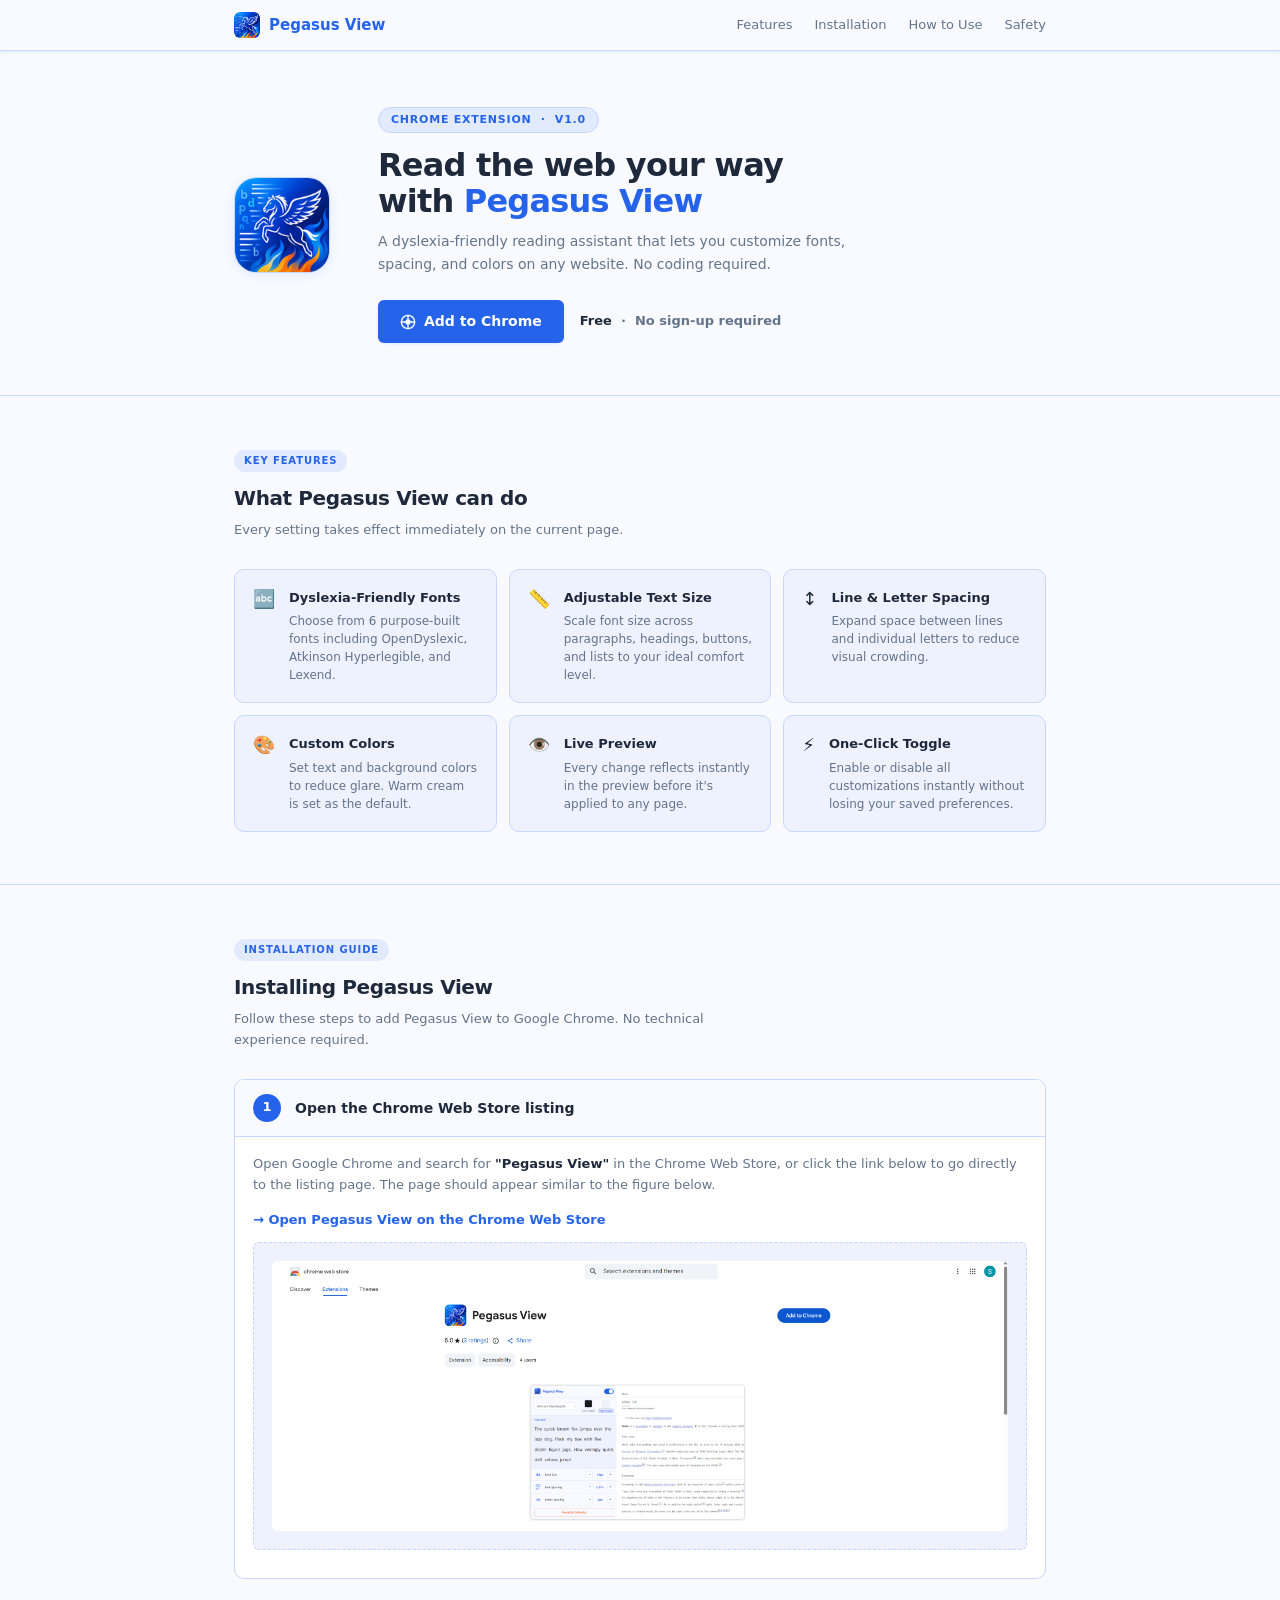
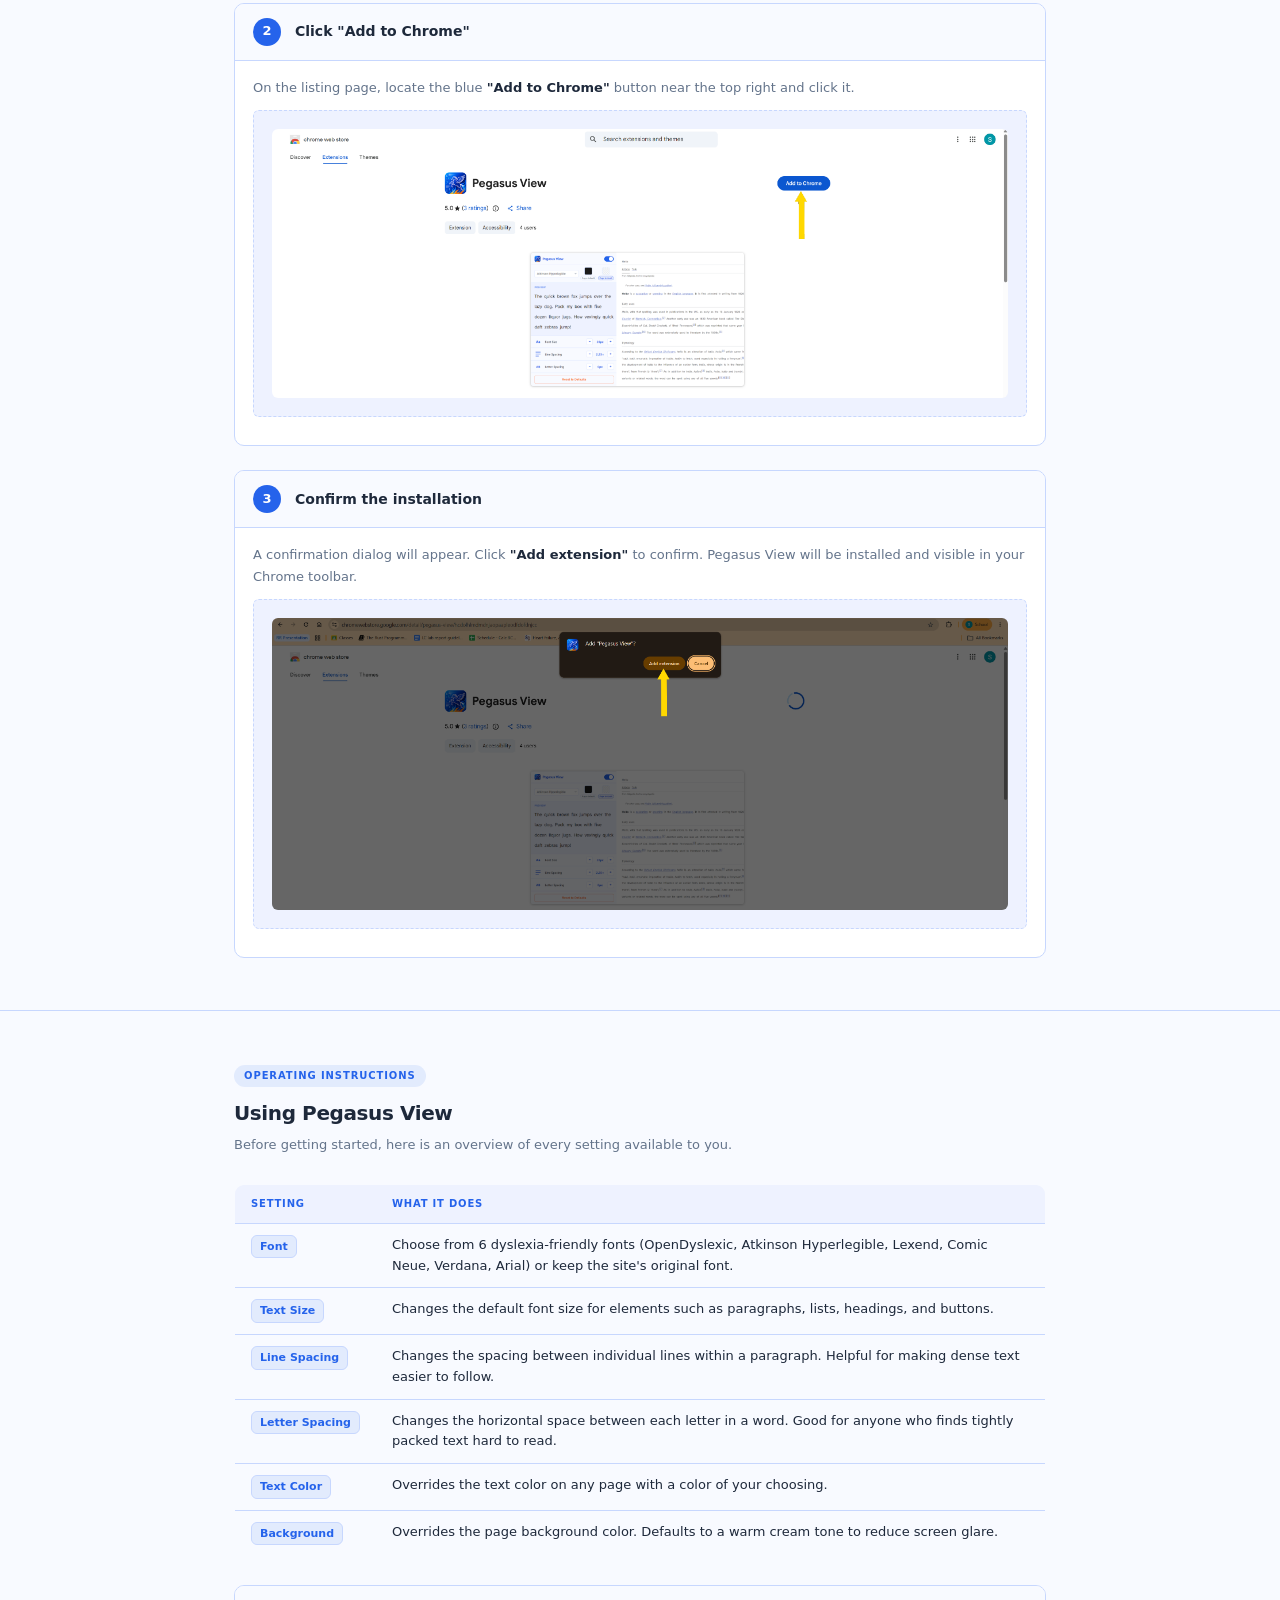
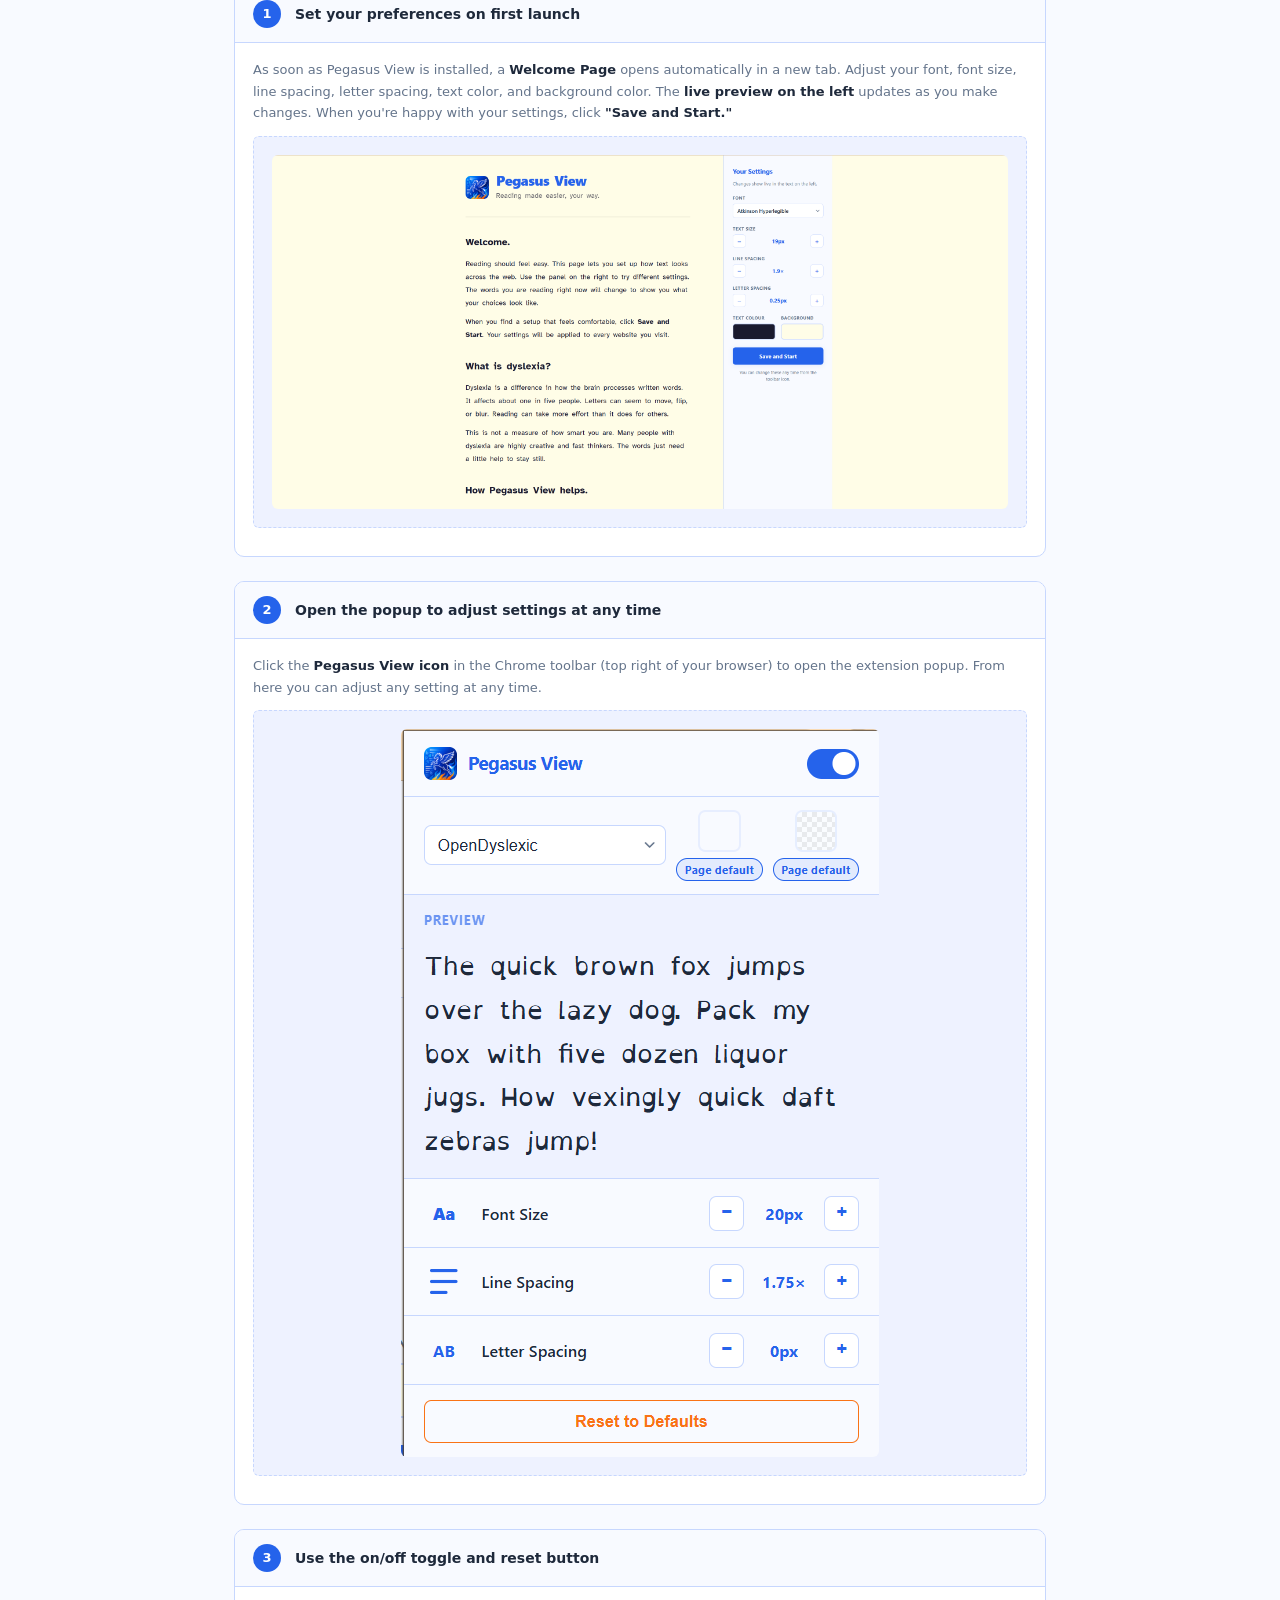
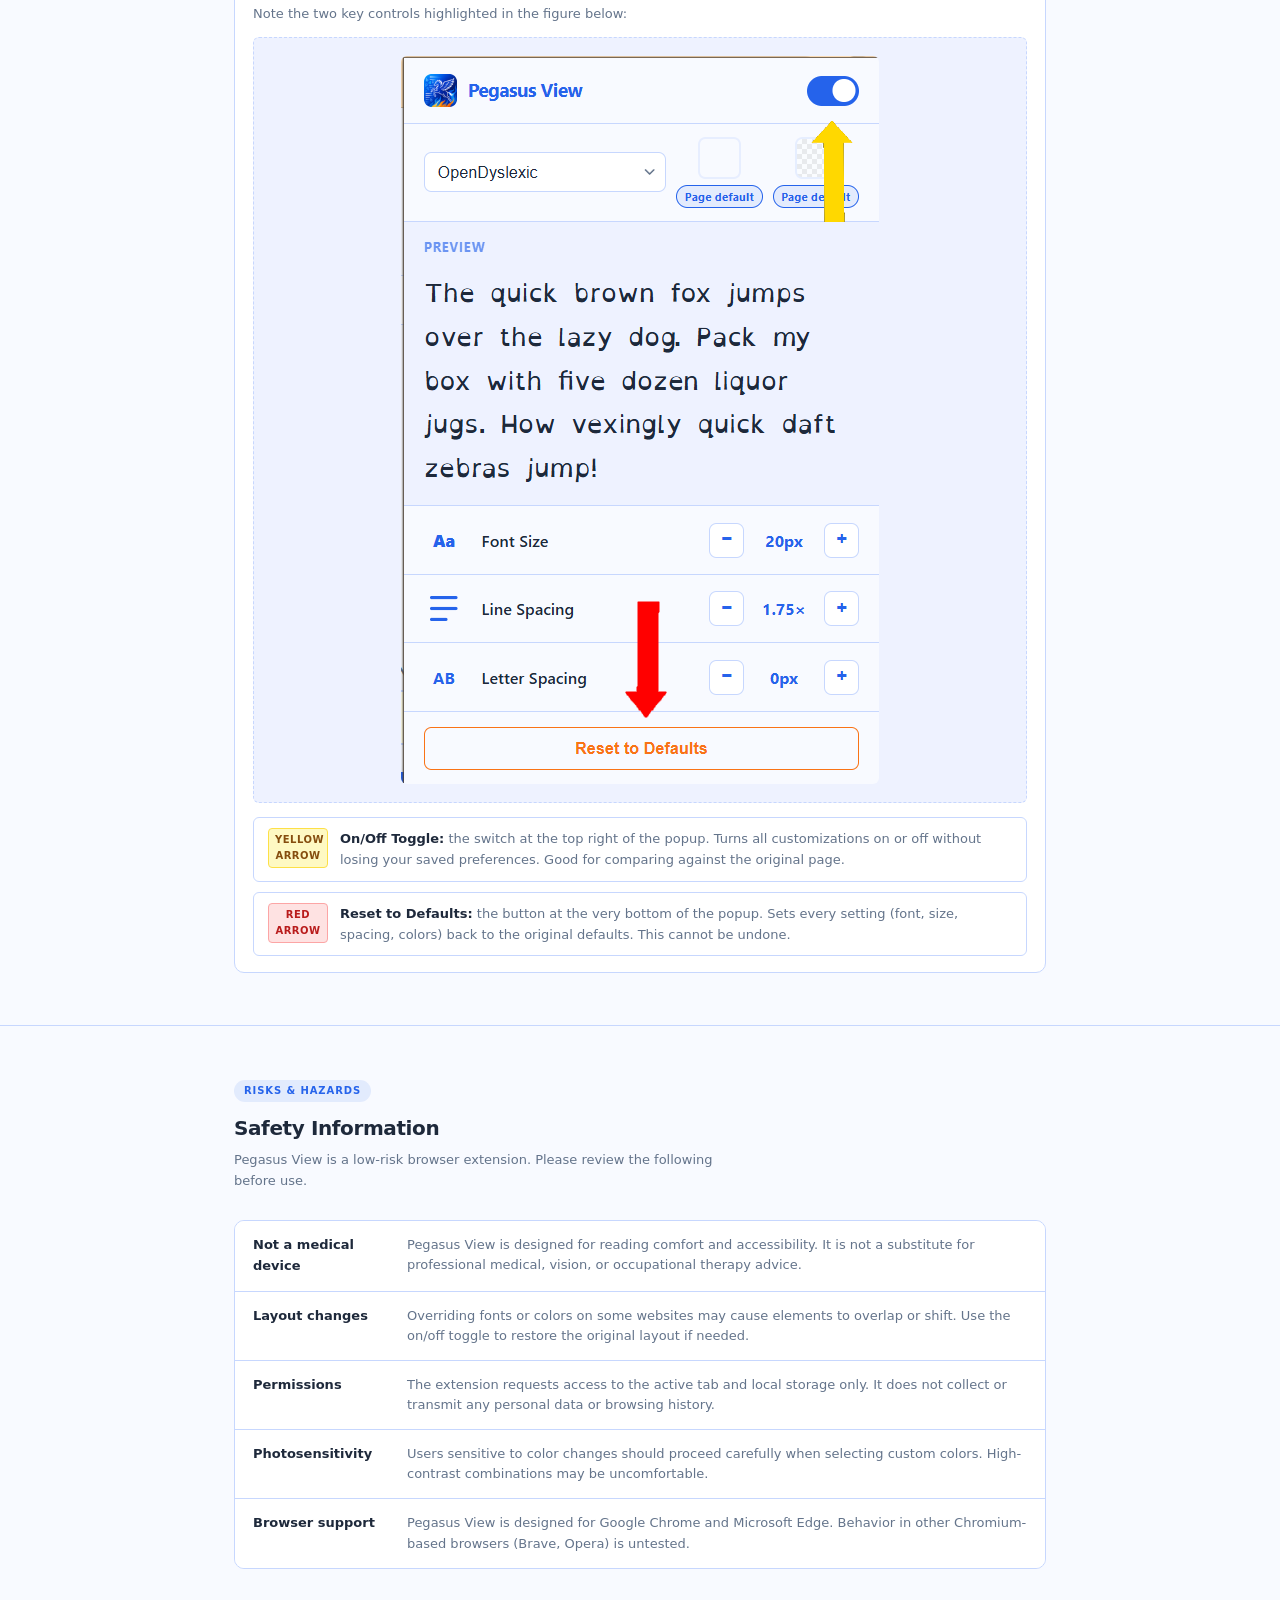
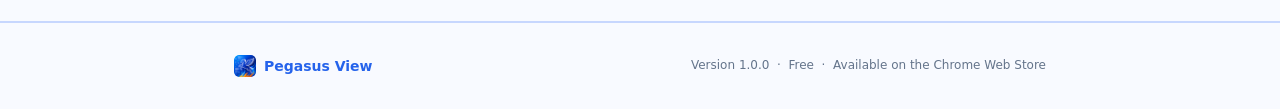
<file: index.html>
<!DOCTYPE html>
<html lang="en">
<head>
  <meta charset="UTF-8">
  <meta name="viewport" content="width=device-width, initial-scale=1.0">
  <title>PegasusView</title>
  <link rel="icon" type="image/png" href="icons/icon48.png">
  <style>
    *, *::before, *::after { box-sizing: border-box; margin: 0; padding: 0; }

    :root {
      --accent:       #2563eb;
      --accent-hover: #1d4ed8;
      --accent-dim:   rgba(37, 99, 235, 0.10);
      --bg:           #f8faff;
      --surface:      #eef2ff;
      --border:       #c7d7fe;
      --text:         #1e293b;
      --text-muted:   #64748b;
      --danger:       #f97316;
      --radius-sm:    6px;
      --radius:       10px;
      --shadow-sm:    0 1px 3px rgba(37,99,235,.12);
      --shadow:       0 2px 12px rgba(37,99,235,.10);
    }

    html { scroll-behavior: smooth; }
    body {
      font-family: -apple-system, BlinkMacSystemFont, 'Segoe UI', system-ui, sans-serif;
      background: var(--bg);
      color: var(--text);
      font-size: 14px;
      line-height: 1.6;
      -webkit-font-smoothing: antialiased;
    }

    img { max-width: 100%; display: block; }
    a { color: var(--accent); text-decoration: none; }
    a:hover { text-decoration: underline; }

    .container { max-width: 860px; margin: 0 auto; padding: 0 24px; }

    nav {
      position: sticky; top: 0; z-index: 100;
      background: var(--bg);
      border-bottom: 1.5px solid var(--border);
      padding: 12px 0;
      box-shadow: var(--shadow-sm);
    }
    nav .inner {
      display: flex; align-items: center; justify-content: space-between;
      max-width: 860px; margin: 0 auto; padding: 0 24px;
    }
    .nav-brand {
      display: flex; align-items: center; gap: 9px;
      font-weight: 700; font-size: 15px; color: var(--accent);
    }
    .nav-brand img { width: 26px; height: 26px; border-radius: 6px; }
    .nav-links { display: flex; gap: 22px; font-size: 13px; }
    .nav-links a { color: var(--text-muted); transition: color .15s; }
    .nav-links a:hover { color: var(--accent); text-decoration: none; }

    .hero {
      border-bottom: 1.5px solid var(--border);
      padding: 56px 0 52px;
      background: var(--bg);
    }
    .hero-inner {
      display: flex;
      align-items: center;
      gap: 48px;
    }
    .hero-icon {
      flex-shrink: 0;
      width: 96px; height: 96px;
      border-radius: 22px;
      border: 1.5px solid var(--border);
      box-shadow: var(--shadow);
    }
    .hero-text { flex: 1; }
    .hero-eyebrow {
      display: inline-flex; align-items: center; gap: 7px;
      font-size: 11px; font-weight: 700;
      letter-spacing: .07em; text-transform: uppercase;
      color: var(--accent);
      background: var(--accent-dim);
      border: 1.5px solid var(--border);
      border-radius: 999px;
      padding: 3px 12px;
      margin-bottom: 14px;
    }
    .hero h1 {
      font-size: 32px;
      font-weight: 800;
      letter-spacing: -.025em;
      line-height: 1.15;
      margin-bottom: 10px;
      color: var(--text);
    }
    .hero h1 span { color: var(--accent); }
    .hero-sub {
      font-size: 14px;
      color: var(--text-muted);
      max-width: 480px;
      margin-bottom: 24px;
      line-height: 1.65;
    }
    .hero-actions { display: flex; align-items: center; gap: 16px; flex-wrap: wrap; }
    .btn-primary {
      display: inline-flex; align-items: center; gap: 8px;
      background: var(--accent);
      color: white;
      font-weight: 700;
      font-size: 14px;
      padding: 10px 22px;
      border-radius: var(--radius-sm);
      border: none;
      cursor: pointer;
      box-shadow: var(--shadow-sm);
      transition: background .15s, box-shadow .15s;
      text-decoration: none;
    }
    .btn-primary:hover {
      background: var(--accent-hover);
      box-shadow: 0 4px 16px rgba(37,99,235,.28);
      text-decoration: none;
    }
    .price-tag {
      font-size: 13px;
      font-weight: 700;
      color: var(--text-muted);
    }
    .price-tag strong { color: var(--text); }

    .page-section { padding: 52px 0; border-bottom: 1.5px solid var(--border); }
    .section-header { margin-bottom: 28px; }
    .section-label {
      display: inline-block;
      font-size: 10px; font-weight: 700;
      letter-spacing: .09em; text-transform: uppercase;
      color: var(--accent);
      background: var(--accent-dim);
      border-radius: 999px;
      padding: 3px 10px;
      margin-bottom: 10px;
    }
    .section-title {
      font-size: 20px; font-weight: 800;
      letter-spacing: -.02em;
      color: var(--text);
      margin-bottom: 6px;
    }
    .section-sub { font-size: 13px; color: var(--text-muted); max-width: 500px; }

    .feature-grid {
      display: grid;
      grid-template-columns: repeat(auto-fit, minmax(220px, 1fr));
      gap: 12px;
      margin-top: 24px;
    }
    .feature-card {
      background: var(--surface);
      border: 1.5px solid var(--border);
      border-radius: var(--radius);
      padding: 18px 18px;
      display: flex; gap: 14px; align-items: flex-start;
    }
    .feature-icon {
      font-size: 18px;
      line-height: 1;
      margin-top: 2px;
      flex-shrink: 0;
    }
    .feature-card h3 { font-size: 13px; font-weight: 700; margin-bottom: 4px; }
    .feature-card p  { font-size: 12px; color: var(--text-muted); line-height: 1.5; }

    .settings-table {
      width: 100%;
      border-collapse: collapse;
      border: 1.5px solid var(--border);
      border-radius: var(--radius);
      overflow: hidden;
      font-size: 13px;
    }
    .settings-table thead th {
      background: var(--surface);
      color: var(--accent);
      font-size: 10px;
      font-weight: 700;
      letter-spacing: .08em;
      text-transform: uppercase;
      padding: 11px 16px;
      text-align: left;
      border-bottom: 1.5px solid var(--border);
    }
    .settings-table tbody td {
      padding: 11px 16px;
      border-bottom: 1px solid var(--border);
      vertical-align: top;
    }
    .settings-table tbody tr:last-child td { border-bottom: none; }
    .settings-table tbody tr:hover td { background: var(--accent-dim); }
    .setting-badge {
      display: inline-block;
      background: var(--accent-dim);
      color: var(--accent);
      border: 1px solid var(--border);
      border-radius: var(--radius-sm);
      padding: 2px 8px;
      font-size: 11px;
      font-weight: 700;
      white-space: nowrap;
    }

    .steps { display: flex; flex-direction: column; gap: 24px; margin-top: 8px; }
    .step {
      border: 1.5px solid var(--border);
      border-radius: var(--radius);
      background: white;
      overflow: hidden;
    }
    .step-header {
      display: flex; align-items: center; gap: 14px;
      padding: 14px 18px;
      border-bottom: 1.5px solid var(--border);
      background: var(--bg);
    }
    .step-num {
      width: 28px; height: 28px; flex-shrink: 0;
      background: var(--accent);
      color: white;
      border-radius: 50%;
      display: flex; align-items: center; justify-content: center;
      font-size: 13px; font-weight: 800;
    }
    .step-header h3 { font-size: 14px; font-weight: 700; }
    .step-body { padding: 16px 18px; }
    .step-body p { font-size: 13px; color: var(--text-muted); margin-bottom: 12px; line-height: 1.65; }
    .step-body p:last-child { margin-bottom: 0; }
    .step-body p strong { color: var(--text); }
    .fig-slot {
      background: var(--surface);
      border: 1.5px dashed var(--border);
      border-radius: var(--radius-sm);
      padding: 18px;
      text-align: center;
      margin: 12px 0;
    }
    .fig-slot img { margin: 0 auto; border-radius: var(--radius-sm); }
    .fig-caption {
      font-size: 11px;
      color: var(--text-muted);
      margin-top: 8px;
      font-style: italic;
      text-align: center;
    }
    .fig-placeholder-text {
      font-size: 12px;
      color: var(--text-muted);
      font-style: italic;
    }
    .inline-link {
      font-size: 13px;
      font-weight: 600;
      color: var(--accent);
    }

    .callout {
      display: flex; gap: 12px;
      background: var(--surface);
      border: 1.5px solid var(--border);
      border-left: 3px solid var(--accent);
      border-radius: var(--radius-sm);
      padding: 13px 16px;
      margin-top: 14px;
      font-size: 13px;
    }
    .callout-icon { flex-shrink: 0; font-size: 15px; margin-top: 1px; }
    .callout p { color: var(--text-muted); margin: 0; }
    .callout strong { color: var(--text); }

    .annotation-list { display: flex; flex-direction: column; gap: 10px; margin-top: 14px; }
    .annotation {
      display: flex; align-items: flex-start; gap: 12px;
      font-size: 13px;
      padding: 10px 14px;
      background: white;
      border: 1.5px solid var(--border);
      border-radius: var(--radius-sm);
    }
    .arrow-badge {
      flex-shrink: 0;
      width: 60px;
      font-size: 10px;
      font-weight: 800;
      text-align: center;
      padding: 3px 6px;
      border-radius: 4px;
      text-transform: uppercase;
      letter-spacing: .05em;
    }
    .arrow-red   { background: #fee2e2; color: #b91c1c; border: 1px solid #fca5a5; }
    .arrow-yellow{ background: #fef9c3; color: #854d0e; border: 1px solid #fde047; }
    .annotation p { color: var(--text-muted); }

    .hazard-list {
      display: flex;
      flex-direction: column;
      gap: 0;
      border: 1.5px solid var(--border);
      border-radius: var(--radius);
      overflow: hidden;
    }
    .hazard-item {
      display: flex;
      gap: 14px;
      padding: 14px 18px;
      border-bottom: 1px solid var(--border);
      font-size: 13px;
      background: white;
    }
    .hazard-item:last-child { border-bottom: none; }
    .hazard-item:hover { background: var(--surface); }
    .hazard-term {
      flex-shrink: 0;
      width: 140px;
      font-weight: 700;
      color: var(--text);
    }
    .hazard-desc { color: var(--text-muted); line-height: 1.55; }

    footer {
      padding: 32px 24px;
      border-top: 1.5px solid var(--border);
      display: flex;
      align-items: center;
      justify-content: space-between;
      flex-wrap: wrap;
      gap: 12px;
    }
    .footer-brand { display: flex; align-items: center; gap: 8px; font-weight: 700; font-size: 14px; color: var(--accent); }
    .footer-brand img { width: 22px; height: 22px; border-radius: 5px; }
    footer p { font-size: 12px; color: var(--text-muted); }
  </style>
</head>
<body>

<nav>
  <div class="inner">
    <div class="nav-brand">
      <img src="icons/icon48.png" alt="">
      Pegasus View
    </div>
    <div class="nav-links">
      <a href="#features">Features</a>
      <a href="#install">Installation</a>
      <a href="#guide">How to Use</a>
      <a href="#hazards">Safety</a>
    </div>
  </div>
</nav>

<section class="hero">
  <div class="container">
    <div class="hero-inner">
      <img class="hero-icon" src="icons/icon128.png" alt="Pegasus View icon">
      <div class="hero-text">
        <div class="hero-eyebrow">Chrome Extension &nbsp;·&nbsp; v1.0</div>
        <h1>Read the web your way<br>with <span>Pegasus View</span></h1>
        <p class="hero-sub">
          A dyslexia-friendly reading assistant that lets you customize fonts, spacing,
          and colors on any website. No coding required.
        </p>
        <div class="hero-actions">
          <a class="btn-primary" href="https://chromewebstore.google.com/detail/pegasus-view/hcdolhlmdmdnjaopaapleodfdofdnjcc" target="_blank" rel="noopener">
            <svg width="16" height="16" viewBox="0 0 24 24" fill="none" aria-hidden="true">
              <circle cx="12" cy="12" r="10" stroke="white" stroke-width="2"/>
              <circle cx="12" cy="12" r="4" fill="white"/>
              <path d="M12 8V2M8 12H2M16 12h6M12 16v6" stroke="white" stroke-width="2" stroke-linecap="round"/>
            </svg>
            Add to Chrome
          </a>
          <span class="price-tag"><strong>Free</strong> &nbsp;·&nbsp; No sign-up required</span>
        </div>
      </div>
    </div>
  </div>
</section>

<section class="page-section" id="features">
  <div class="container">
    <div class="section-header">
      <span class="section-label">Key Features</span>
      <h2 class="section-title">What Pegasus View can do</h2>
      <p class="section-sub">Every setting takes effect immediately on the current page.</p>
    </div>

    <div class="feature-grid">
      <div class="feature-card">
        <span class="feature-icon">🔤</span>
        <div>
          <h3>Dyslexia-Friendly Fonts</h3>
          <p>Choose from 6 purpose-built fonts including OpenDyslexic, Atkinson Hyperlegible, and Lexend.</p>
        </div>
      </div>
      <div class="feature-card">
        <span class="feature-icon">📏</span>
        <div>
          <h3>Adjustable Text Size</h3>
          <p>Scale font size across paragraphs, headings, buttons, and lists to your ideal comfort level.</p>
        </div>
      </div>
      <div class="feature-card">
        <span class="feature-icon">↕️</span>
        <div>
          <h3>Line &amp; Letter Spacing</h3>
          <p>Expand space between lines and individual letters to reduce visual crowding.</p>
        </div>
      </div>
      <div class="feature-card">
        <span class="feature-icon">🎨</span>
        <div>
          <h3>Custom Colors</h3>
          <p>Set text and background colors to reduce glare. Warm cream is set as the default.</p>
        </div>
      </div>
      <div class="feature-card">
        <span class="feature-icon">👁️</span>
        <div>
          <h3>Live Preview</h3>
          <p>Every change reflects instantly in the preview before it's applied to any page.</p>
        </div>
      </div>
      <div class="feature-card">
        <span class="feature-icon">⚡</span>
        <div>
          <h3>One-Click Toggle</h3>
          <p>Enable or disable all customizations instantly without losing your saved preferences.</p>
        </div>
      </div>
    </div>
  </div>
</section>

<section class="page-section" id="install">
  <div class="container">
    <div class="section-header">
      <span class="section-label">Installation Guide</span>
      <h2 class="section-title">Installing Pegasus View</h2>
      <p class="section-sub">Follow these steps to add Pegasus View to Google Chrome. No technical experience required.</p>
    </div>

    <div class="steps">

      <div class="step">
        <div class="step-header">
          <div class="step-num">1</div>
          <h3>Open the Chrome Web Store listing</h3>
        </div>
        <div class="step-body">
          <p>
            Open Google Chrome and search for <strong>"Pegasus View"</strong> in the Chrome Web Store,
            or click the link below to go directly to the listing page.
            The page should appear similar to the figure below.
          </p>
          <a class="inline-link" href="https://chromewebstore.google.com/detail/pegasus-view/hcdolhlmdmdnjaopaapleodfdofdnjcc" target="_blank" rel="noopener">
            → Open Pegasus View on the Chrome Web Store
          </a>
          <div class="fig-slot">
            <img src="images/extension-page.png" alt="Pegasus View Chrome Web Store listing page">
          </div>
        </div>
      </div>

      <div class="step">
        <div class="step-header">
          <div class="step-num">2</div>
          <h3>Click "Add to Chrome"</h3>
        </div>
        <div class="step-body">
          <p>
            On the listing page, locate the blue <strong>"Add to Chrome"</strong> button near the top right
            and click it.
          </p>
          <div class="fig-slot">
            <img src="images/add-to-chrome.png" alt="Add to Chrome button highlighted on the Chrome Web Store page">
          </div>
        </div>
      </div>

      <div class="step">
        <div class="step-header">
          <div class="step-num">3</div>
          <h3>Confirm the installation</h3>
        </div>
        <div class="step-body">
          <p>
            A confirmation dialog will appear. Click <strong>"Add extension"</strong> to confirm.
            Pegasus View will be installed and visible in your Chrome toolbar.
          </p>
          <div class="fig-slot">
            <img src="images/click-add-extension.png" alt="Chrome confirmation dialog with Add extension button highlighted">
          </div>
        </div>
      </div>

    </div>
  </div>
</section>

<section class="page-section" id="guide">
  <div class="container">
    <div class="section-header">
      <span class="section-label">Operating Instructions</span>
      <h2 class="section-title">Using Pegasus View</h2>
      <p class="section-sub">Before getting started, here is an overview of every setting available to you.</p>
    </div>

    <table class="settings-table">
      <thead>
        <tr>
          <th style="width:130px">Setting</th>
          <th>What it does</th>
        </tr>
      </thead>
      <tbody>
        <tr>
          <td><span class="setting-badge">Font</span></td>
          <td>Choose from 6 dyslexia-friendly fonts (OpenDyslexic, Atkinson Hyperlegible, Lexend, Comic Neue, Verdana, Arial) or keep the site's original font.</td>
        </tr>
        <tr>
          <td><span class="setting-badge">Text Size</span></td>
          <td>Changes the default font size for elements such as paragraphs, lists, headings, and buttons.</td>
        </tr>
        <tr>
          <td><span class="setting-badge">Line Spacing</span></td>
          <td>Changes the spacing between individual lines within a paragraph. Helpful for making dense text easier to follow.</td>
        </tr>
        <tr>
          <td><span class="setting-badge">Letter Spacing</span></td>
          <td>Changes the horizontal space between each letter in a word. Good for anyone who finds tightly packed text hard to read.</td>
        </tr>
        <tr>
          <td><span class="setting-badge">Text Color</span></td>
          <td>Overrides the text color on any page with a color of your choosing.</td>
        </tr>
        <tr>
          <td><span class="setting-badge">Background</span></td>
          <td>Overrides the page background color. Defaults to a warm cream tone to reduce screen glare.</td>
        </tr>
      </tbody>
    </table>

    <div class="steps" style="margin-top: 28px;">

      <div class="step">
        <div class="step-header">
          <div class="step-num">1</div>
          <h3>Set your preferences on first launch</h3>
        </div>
        <div class="step-body">
          <p>
            As soon as Pegasus View is installed, a <strong>Welcome Page</strong> opens automatically in a
            new tab. Adjust your font, font size, line spacing, letter spacing, text color, and background color.
            The <strong>live preview on the left</strong> updates as you make changes.
            When you're happy with your settings, click <strong>"Save and Start."</strong>
          </p>
          <div class="fig-slot">
            <img src="images/set-preferences.png" alt="Pegasus View welcome and preferences setup page">
          </div>
        </div>
      </div>

      <div class="step">
        <div class="step-header">
          <div class="step-num">2</div>
          <h3>Open the popup to adjust settings at any time</h3>
        </div>
        <div class="step-body">
          <p>
            Click the <strong>Pegasus View icon</strong> in the Chrome toolbar (top right of your browser)
            to open the extension popup. From here you can adjust any setting at any time.
          </p>
          <div class="fig-slot">
            <img src="images/extension-popup.png" alt="Pegasus View extension popup showing all settings">
          </div>
        </div>
      </div>

      <div class="step">
        <div class="step-header">
          <div class="step-num">3</div>
          <h3>Use the on/off toggle and reset button</h3>
        </div>
        <div class="step-body">
          <p>Note the two key controls highlighted in the figure below:</p>
          <div class="fig-slot">
            <img src="images/reset-and-on-switch.png" alt="Extension popup with red arrow on toggle and orange arrow on reset button">
          </div>

          <div class="annotation-list">
            <div class="annotation">
              <span class="arrow-badge arrow-yellow">Yellow Arrow</span>
              <p><strong>On/Off Toggle:</strong> the switch at the top right of the popup. Turns all customizations on or off without losing your saved preferences. Good for comparing against the original page.</p>
            </div>
            <div class="annotation">
              <span class="arrow-badge arrow-red">Red Arrow</span>
              <p><strong>Reset to Defaults:</strong> the button at the very bottom of the popup. Sets every setting (font, size, spacing, colors) back to the original defaults. This cannot be undone.</p>
            </div>
          </div>
        </div>
      </div>

    </div>
  </div>
</section>

<section class="page-section" id="hazards">
  <div class="container">
    <div class="section-header">
      <span class="section-label">Risks &amp; Hazards</span>
      <h2 class="section-title">Safety Information</h2>
      <p class="section-sub">Pegasus View is a low-risk browser extension. Please review the following before use.</p>
    </div>

    <div class="hazard-list">
      <div class="hazard-item">
        <span class="hazard-term">Not a medical device</span>
        <span class="hazard-desc">Pegasus View is designed for reading comfort and accessibility. It is not a substitute for professional medical, vision, or occupational therapy advice.</span>
      </div>
      <div class="hazard-item">
        <span class="hazard-term">Layout changes</span>
        <span class="hazard-desc">Overriding fonts or colors on some websites may cause elements to overlap or shift. Use the on/off toggle to restore the original layout if needed.</span>
      </div>
      <div class="hazard-item">
        <span class="hazard-term">Permissions</span>
        <span class="hazard-desc">The extension requests access to the active tab and local storage only. It does not collect or transmit any personal data or browsing history.</span>
      </div>
      <div class="hazard-item">
        <span class="hazard-term">Photosensitivity</span>
        <span class="hazard-desc">Users sensitive to color changes should proceed carefully when selecting custom colors. High-contrast combinations may be uncomfortable.</span>
      </div>
      <div class="hazard-item">
        <span class="hazard-term">Browser support</span>
        <span class="hazard-desc">Pegasus View is designed for Google Chrome and Microsoft Edge. Behavior in other Chromium-based browsers (Brave, Opera) is untested.</span>
      </div>
    </div>
  </div>
</section>

<footer>
  <div class="container" style="display:flex;align-items:center;justify-content:space-between;flex-wrap:wrap;gap:12px;width:100%">
    <div class="footer-brand">
      <img src="icons/icon48.png" alt="">
      Pegasus View
    </div>
    <p>Version 1.0.0 &nbsp;·&nbsp; Free &nbsp;·&nbsp; Available on the Chrome Web Store</p>
  </div>
</footer>

</body>
</html>
</file>
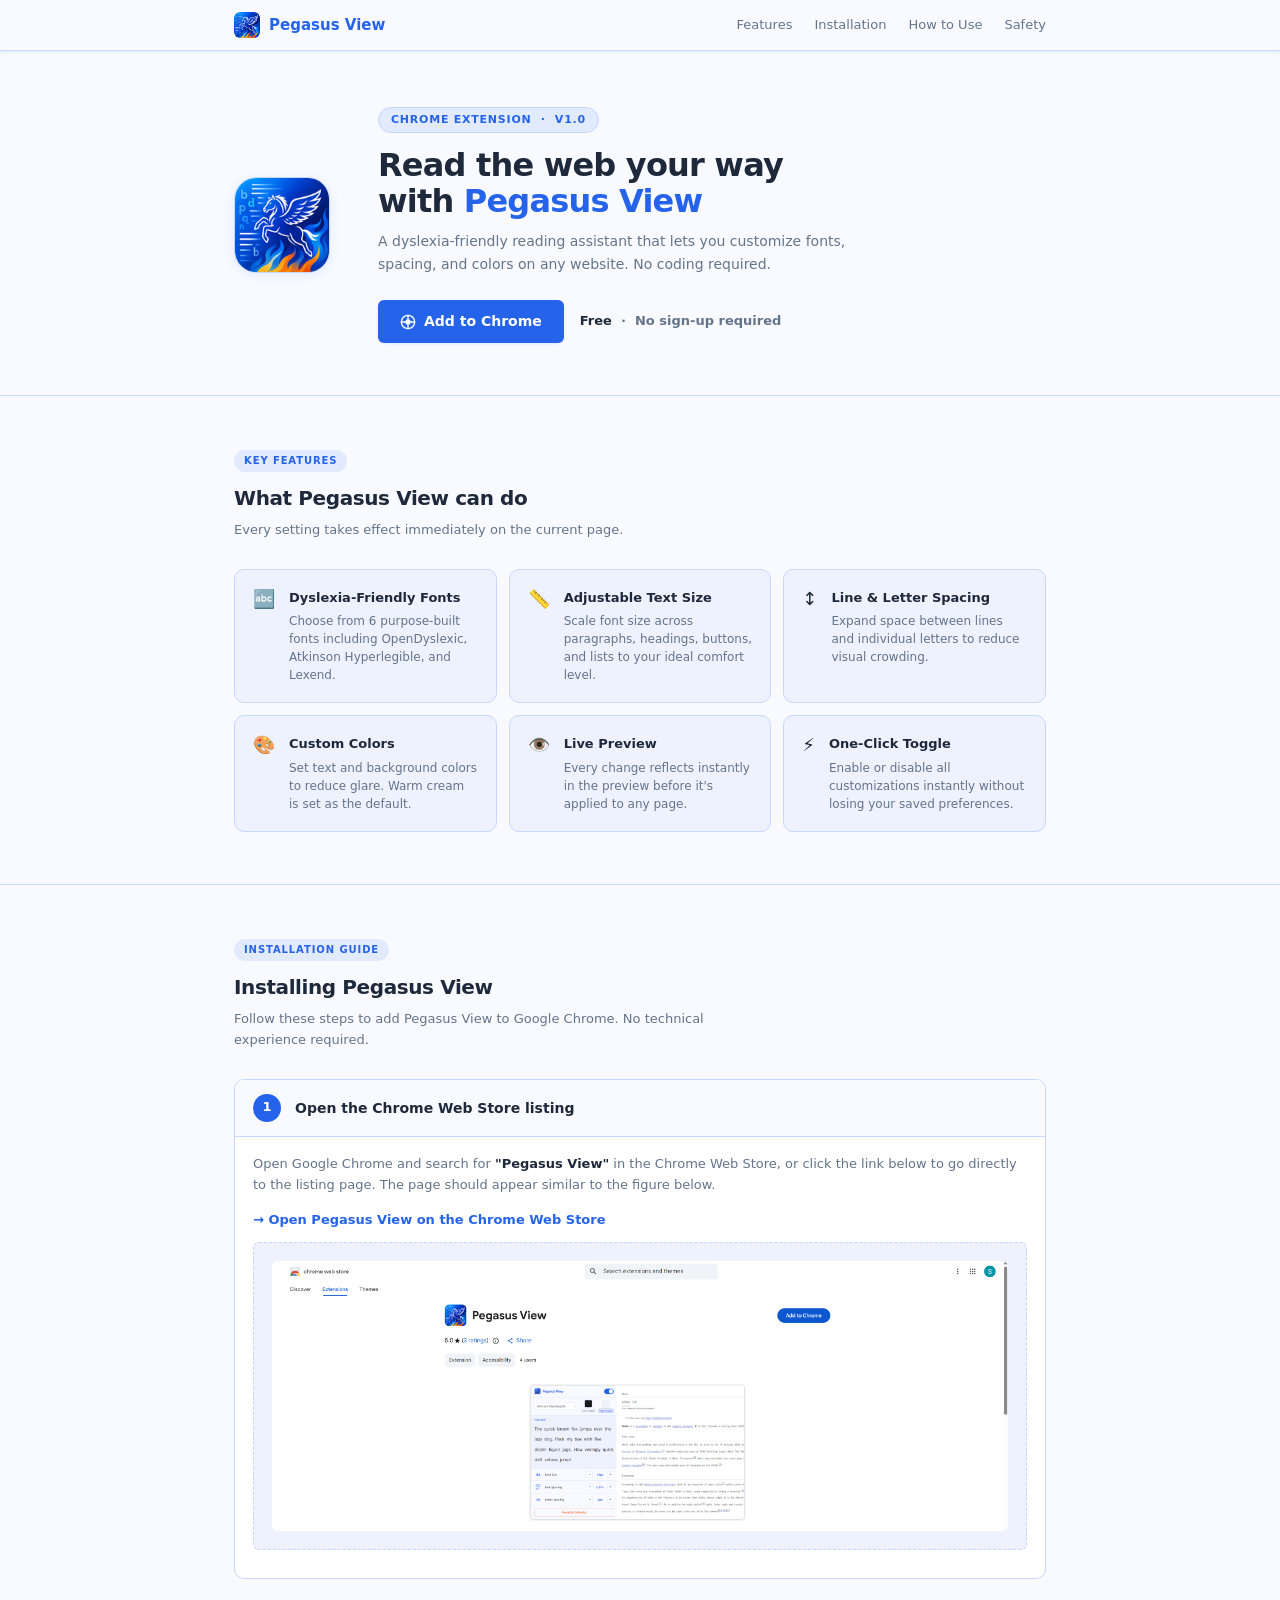
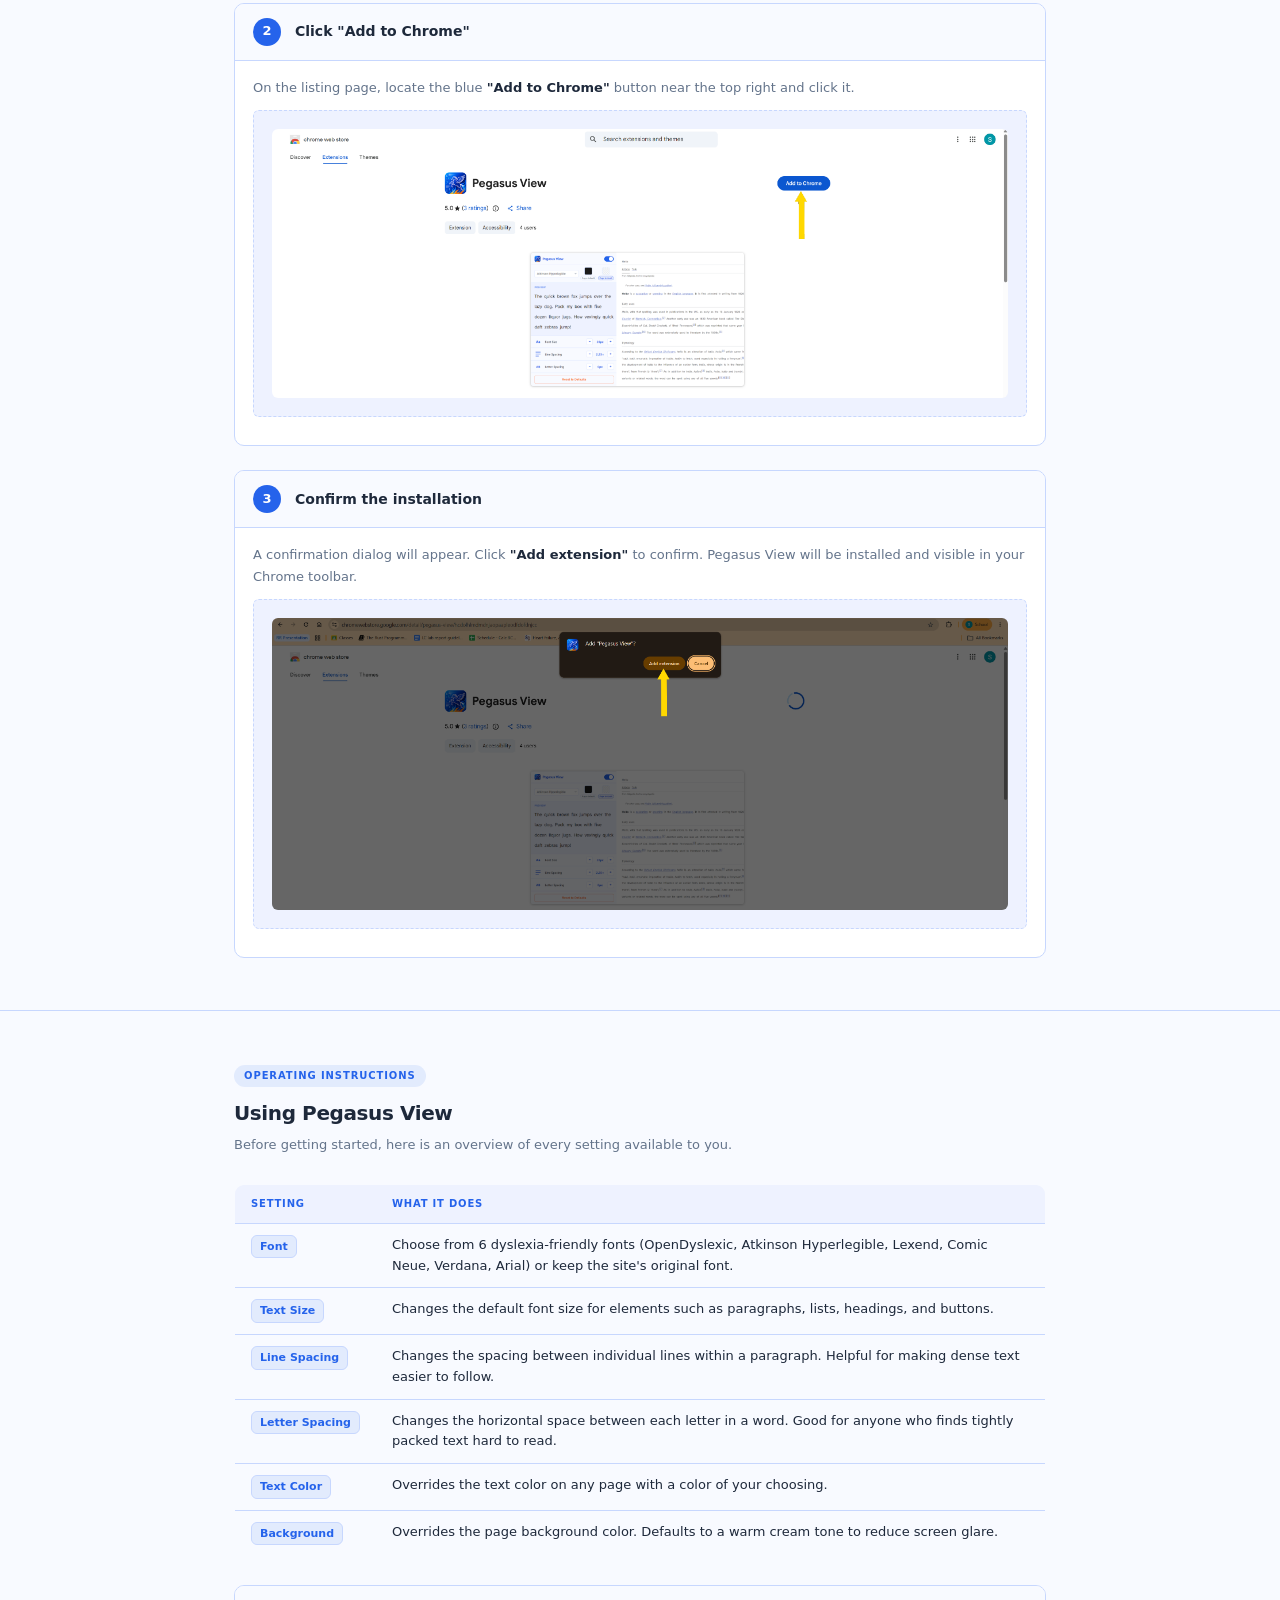
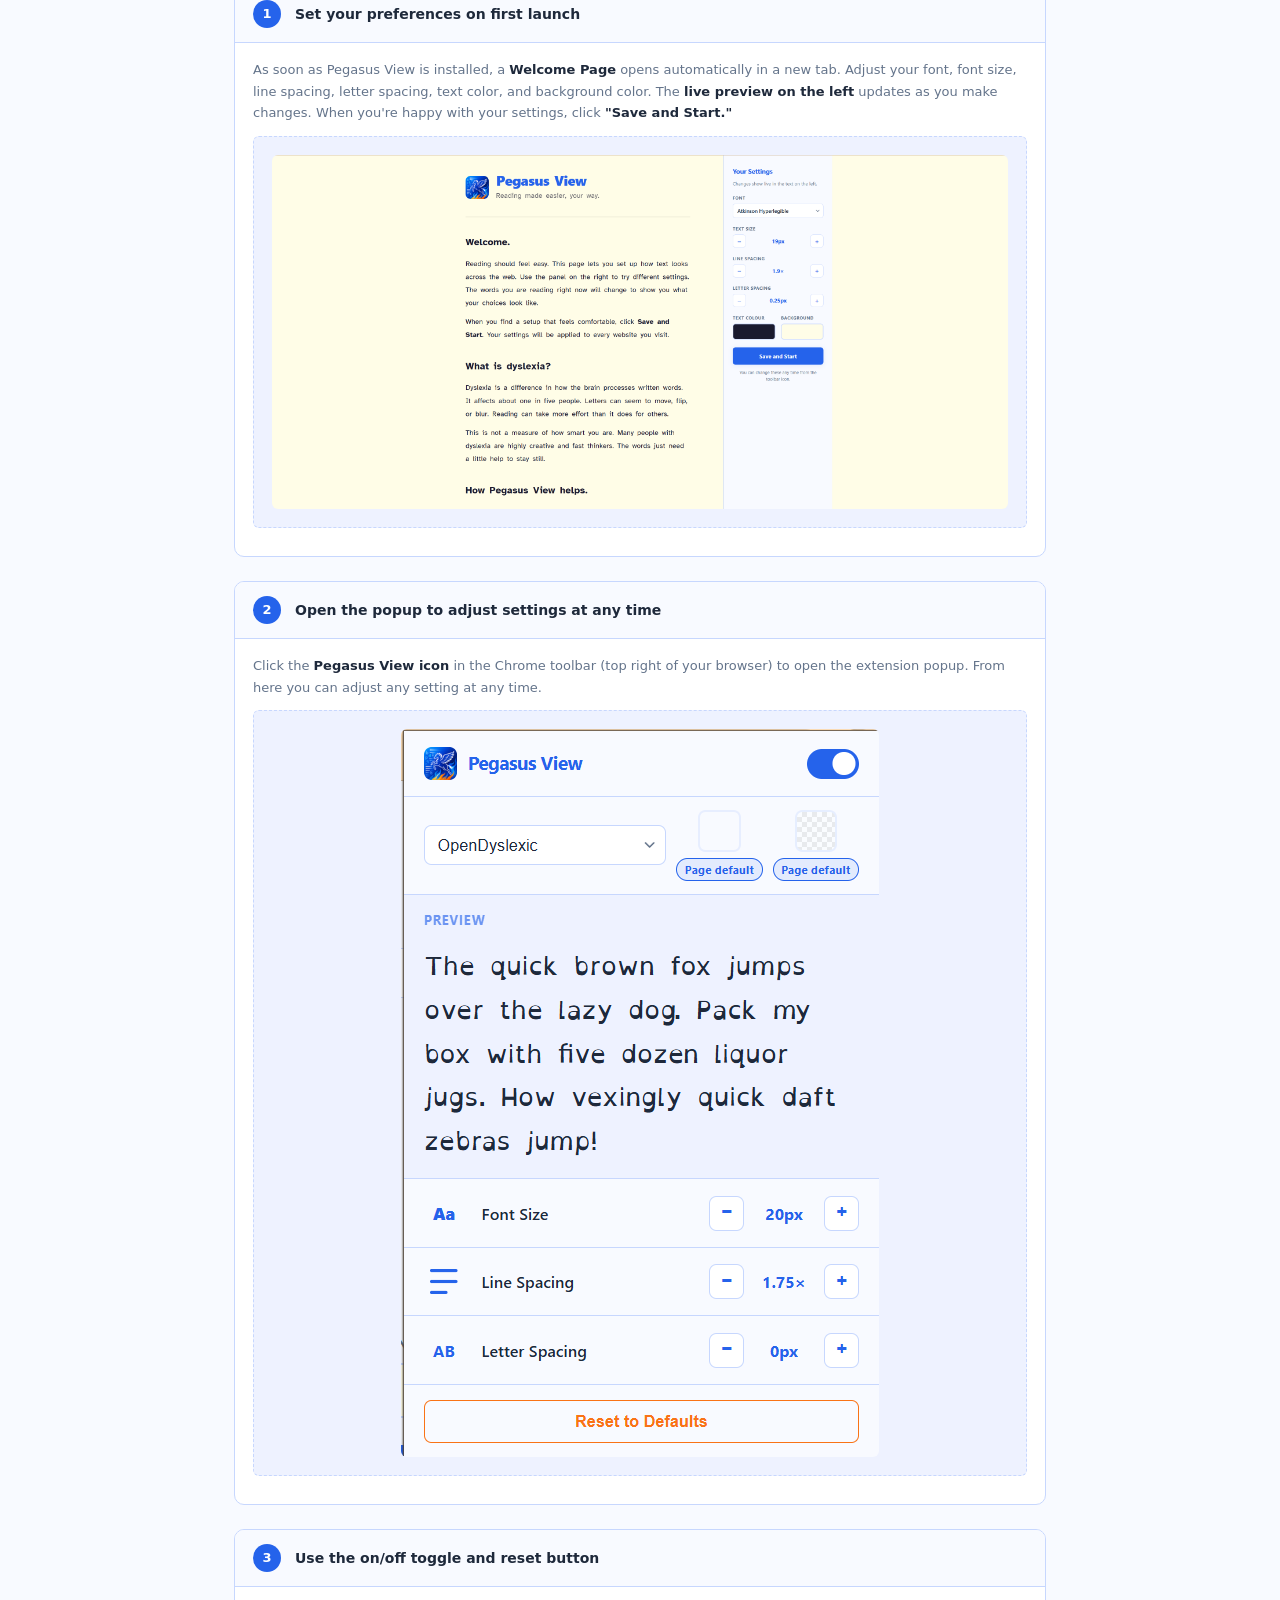
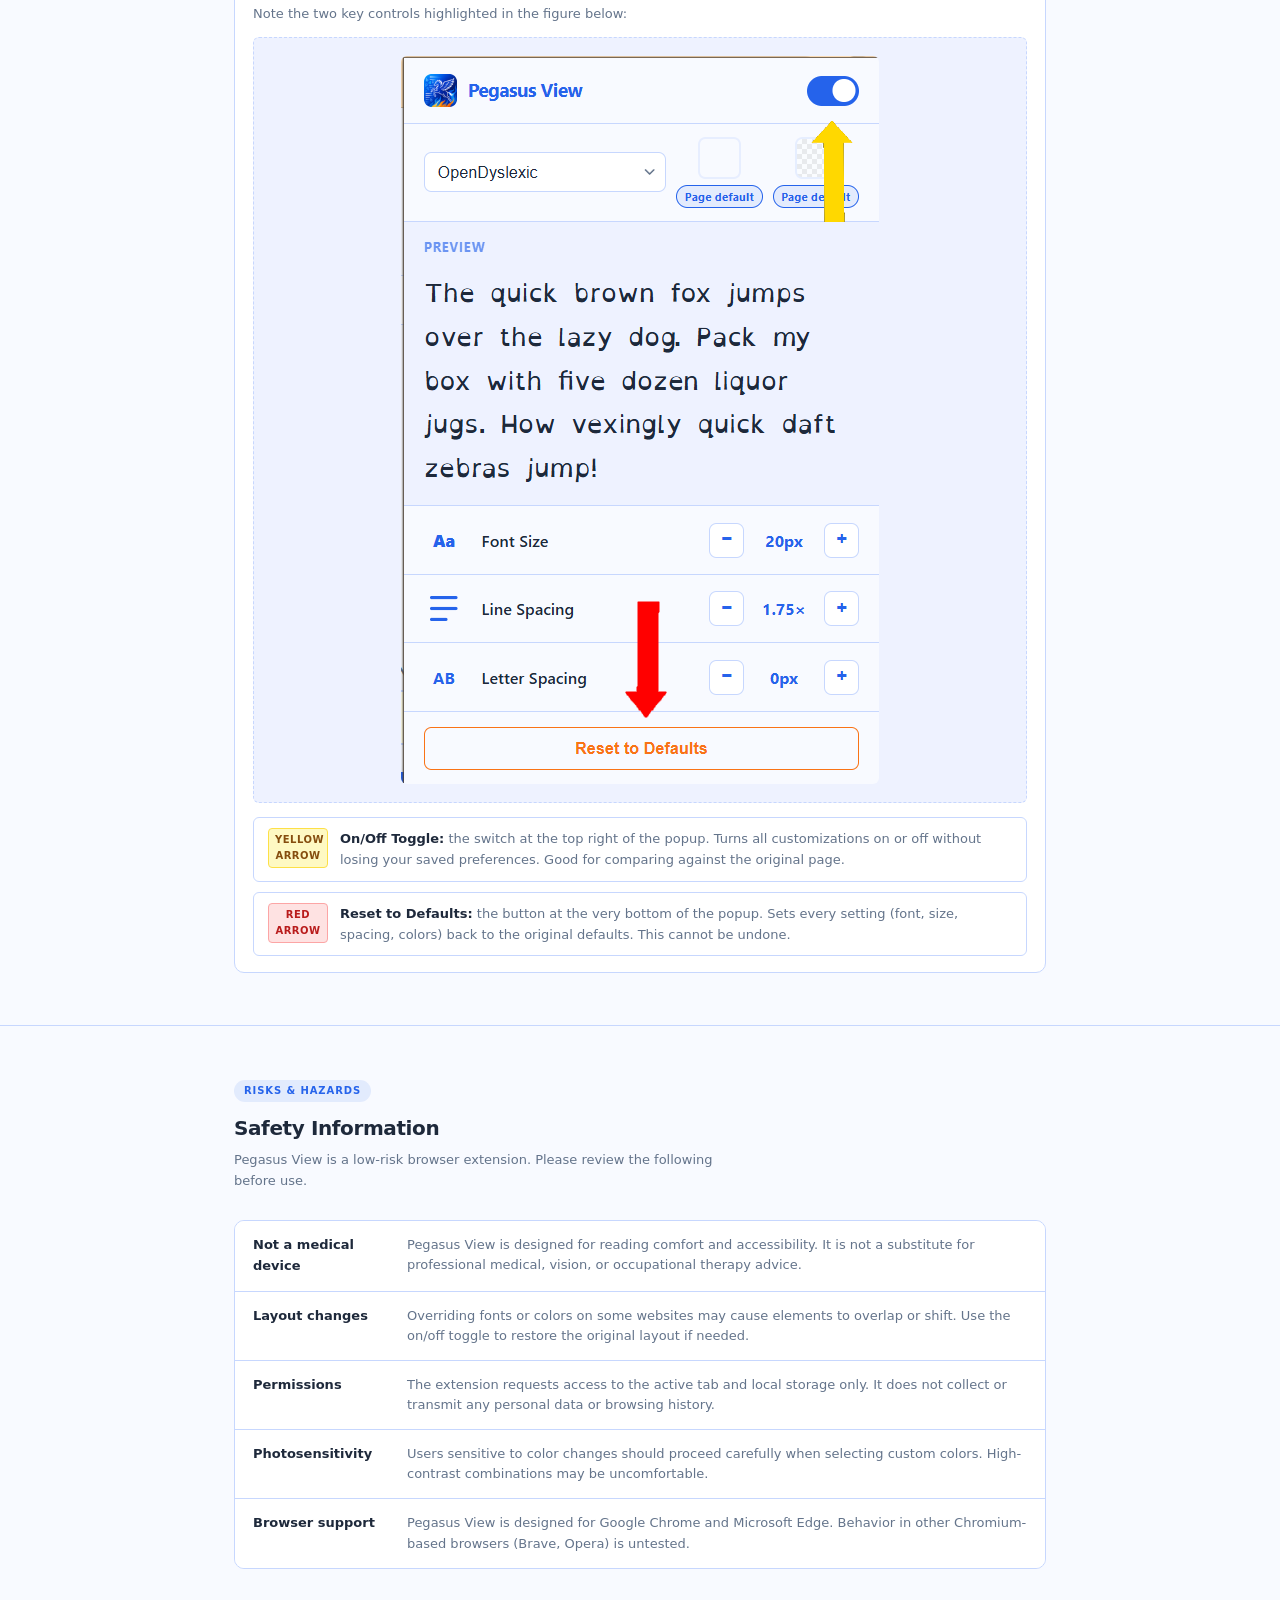
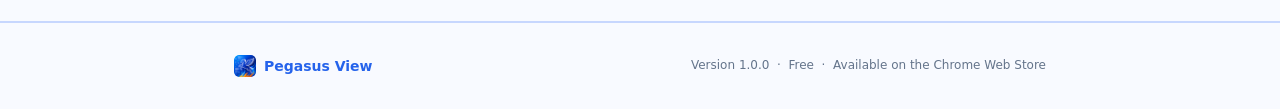
<file: landing.html>
<!DOCTYPE html>
<html lang="en">
<head>
  <meta charset="UTF-8">
  <meta name="viewport" content="width=device-width, initial-scale=1.0">
  <title>Pegasus View: Dyslexia-Friendly Reading Extension</title>
  <style>
    *, *::before, *::after { box-sizing: border-box; margin: 0; padding: 0; }

    :root {
      --accent:       #2563eb;
      --accent-hover: #1d4ed8;
      --accent-dim:   rgba(37, 99, 235, 0.10);
      --bg:           #f8faff;
      --surface:      #eef2ff;
      --border:       #c7d7fe;
      --text:         #1e293b;
      --text-muted:   #64748b;
      --danger:       #f97316;
      --radius-sm:    6px;
      --radius:       10px;
      --shadow-sm:    0 1px 3px rgba(37,99,235,.12);
      --shadow:       0 2px 12px rgba(37,99,235,.10);
    }

    html { scroll-behavior: smooth; }
    body {
      font-family: -apple-system, BlinkMacSystemFont, 'Segoe UI', system-ui, sans-serif;
      background: var(--bg);
      color: var(--text);
      font-size: 14px;
      line-height: 1.6;
      -webkit-font-smoothing: antialiased;
    }

    img { max-width: 100%; display: block; }
    a { color: var(--accent); text-decoration: none; }
    a:hover { text-decoration: underline; }

    .container { max-width: 860px; margin: 0 auto; padding: 0 24px; }

    nav {
      position: sticky; top: 0; z-index: 100;
      background: var(--bg);
      border-bottom: 1.5px solid var(--border);
      padding: 12px 0;
      box-shadow: var(--shadow-sm);
    }
    nav .inner {
      display: flex; align-items: center; justify-content: space-between;
      max-width: 860px; margin: 0 auto; padding: 0 24px;
    }
    .nav-brand {
      display: flex; align-items: center; gap: 9px;
      font-weight: 700; font-size: 15px; color: var(--accent);
    }
    .nav-brand img { width: 26px; height: 26px; border-radius: 6px; }
    .nav-links { display: flex; gap: 22px; font-size: 13px; }
    .nav-links a { color: var(--text-muted); transition: color .15s; }
    .nav-links a:hover { color: var(--accent); text-decoration: none; }

    .hero {
      border-bottom: 1.5px solid var(--border);
      padding: 56px 0 52px;
      background: var(--bg);
    }
    .hero-inner {
      display: flex;
      align-items: center;
      gap: 48px;
    }
    .hero-icon {
      flex-shrink: 0;
      width: 96px; height: 96px;
      border-radius: 22px;
      border: 1.5px solid var(--border);
      box-shadow: var(--shadow);
    }
    .hero-text { flex: 1; }
    .hero-eyebrow {
      display: inline-flex; align-items: center; gap: 7px;
      font-size: 11px; font-weight: 700;
      letter-spacing: .07em; text-transform: uppercase;
      color: var(--accent);
      background: var(--accent-dim);
      border: 1.5px solid var(--border);
      border-radius: 999px;
      padding: 3px 12px;
      margin-bottom: 14px;
    }
    .hero h1 {
      font-size: 32px;
      font-weight: 800;
      letter-spacing: -.025em;
      line-height: 1.15;
      margin-bottom: 10px;
      color: var(--text);
    }
    .hero h1 span { color: var(--accent); }
    .hero-sub {
      font-size: 14px;
      color: var(--text-muted);
      max-width: 480px;
      margin-bottom: 24px;
      line-height: 1.65;
    }
    .hero-actions { display: flex; align-items: center; gap: 16px; flex-wrap: wrap; }
    .btn-primary {
      display: inline-flex; align-items: center; gap: 8px;
      background: var(--accent);
      color: white;
      font-weight: 700;
      font-size: 14px;
      padding: 10px 22px;
      border-radius: var(--radius-sm);
      border: none;
      cursor: pointer;
      box-shadow: var(--shadow-sm);
      transition: background .15s, box-shadow .15s;
      text-decoration: none;
    }
    .btn-primary:hover {
      background: var(--accent-hover);
      box-shadow: 0 4px 16px rgba(37,99,235,.28);
      text-decoration: none;
    }
    .price-tag {
      font-size: 13px;
      font-weight: 700;
      color: var(--text-muted);
    }
    .price-tag strong { color: var(--text); }

    .page-section { padding: 52px 0; border-bottom: 1.5px solid var(--border); }
    .section-header { margin-bottom: 28px; }
    .section-label {
      display: inline-block;
      font-size: 10px; font-weight: 700;
      letter-spacing: .09em; text-transform: uppercase;
      color: var(--accent);
      background: var(--accent-dim);
      border-radius: 999px;
      padding: 3px 10px;
      margin-bottom: 10px;
    }
    .section-title {
      font-size: 20px; font-weight: 800;
      letter-spacing: -.02em;
      color: var(--text);
      margin-bottom: 6px;
    }
    .section-sub { font-size: 13px; color: var(--text-muted); max-width: 500px; }

    .feature-grid {
      display: grid;
      grid-template-columns: repeat(auto-fit, minmax(220px, 1fr));
      gap: 12px;
      margin-top: 24px;
    }
    .feature-card {
      background: var(--surface);
      border: 1.5px solid var(--border);
      border-radius: var(--radius);
      padding: 18px 18px;
      display: flex; gap: 14px; align-items: flex-start;
    }
    .feature-icon {
      font-size: 18px;
      line-height: 1;
      margin-top: 2px;
      flex-shrink: 0;
    }
    .feature-card h3 { font-size: 13px; font-weight: 700; margin-bottom: 4px; }
    .feature-card p  { font-size: 12px; color: var(--text-muted); line-height: 1.5; }

    .settings-table {
      width: 100%;
      border-collapse: collapse;
      border: 1.5px solid var(--border);
      border-radius: var(--radius);
      overflow: hidden;
      font-size: 13px;
    }
    .settings-table thead th {
      background: var(--surface);
      color: var(--accent);
      font-size: 10px;
      font-weight: 700;
      letter-spacing: .08em;
      text-transform: uppercase;
      padding: 11px 16px;
      text-align: left;
      border-bottom: 1.5px solid var(--border);
    }
    .settings-table tbody td {
      padding: 11px 16px;
      border-bottom: 1px solid var(--border);
      vertical-align: top;
    }
    .settings-table tbody tr:last-child td { border-bottom: none; }
    .settings-table tbody tr:hover td { background: var(--accent-dim); }
    .setting-badge {
      display: inline-block;
      background: var(--accent-dim);
      color: var(--accent);
      border: 1px solid var(--border);
      border-radius: var(--radius-sm);
      padding: 2px 8px;
      font-size: 11px;
      font-weight: 700;
      white-space: nowrap;
    }

    .steps { display: flex; flex-direction: column; gap: 24px; margin-top: 8px; }
    .step {
      border: 1.5px solid var(--border);
      border-radius: var(--radius);
      background: white;
      overflow: hidden;
    }
    .step-header {
      display: flex; align-items: center; gap: 14px;
      padding: 14px 18px;
      border-bottom: 1.5px solid var(--border);
      background: var(--bg);
    }
    .step-num {
      width: 28px; height: 28px; flex-shrink: 0;
      background: var(--accent);
      color: white;
      border-radius: 50%;
      display: flex; align-items: center; justify-content: center;
      font-size: 13px; font-weight: 800;
    }
    .step-header h3 { font-size: 14px; font-weight: 700; }
    .step-body { padding: 16px 18px; }
    .step-body p { font-size: 13px; color: var(--text-muted); margin-bottom: 12px; line-height: 1.65; }
    .step-body p:last-child { margin-bottom: 0; }
    .step-body p strong { color: var(--text); }
    .fig-slot {
      background: var(--surface);
      border: 1.5px dashed var(--border);
      border-radius: var(--radius-sm);
      padding: 18px;
      text-align: center;
      margin: 12px 0;
    }
    .fig-slot img { margin: 0 auto; border-radius: var(--radius-sm); }
    .fig-caption {
      font-size: 11px;
      color: var(--text-muted);
      margin-top: 8px;
      font-style: italic;
      text-align: center;
    }
    .fig-placeholder-text {
      font-size: 12px;
      color: var(--text-muted);
      font-style: italic;
    }
    .inline-link {
      font-size: 13px;
      font-weight: 600;
      color: var(--accent);
    }

    .callout {
      display: flex; gap: 12px;
      background: var(--surface);
      border: 1.5px solid var(--border);
      border-left: 3px solid var(--accent);
      border-radius: var(--radius-sm);
      padding: 13px 16px;
      margin-top: 14px;
      font-size: 13px;
    }
    .callout-icon { flex-shrink: 0; font-size: 15px; margin-top: 1px; }
    .callout p { color: var(--text-muted); margin: 0; }
    .callout strong { color: var(--text); }

    .annotation-list { display: flex; flex-direction: column; gap: 10px; margin-top: 14px; }
    .annotation {
      display: flex; align-items: flex-start; gap: 12px;
      font-size: 13px;
      padding: 10px 14px;
      background: white;
      border: 1.5px solid var(--border);
      border-radius: var(--radius-sm);
    }
    .arrow-badge {
      flex-shrink: 0;
      width: 60px;
      font-size: 10px;
      font-weight: 800;
      text-align: center;
      padding: 3px 6px;
      border-radius: 4px;
      text-transform: uppercase;
      letter-spacing: .05em;
    }
    .arrow-red   { background: #fee2e2; color: #b91c1c; border: 1px solid #fca5a5; }
    .arrow-yellow{ background: #fef9c3; color: #854d0e; border: 1px solid #fde047; }
    .annotation p { color: var(--text-muted); }

    .hazard-list {
      display: flex;
      flex-direction: column;
      gap: 0;
      border: 1.5px solid var(--border);
      border-radius: var(--radius);
      overflow: hidden;
    }
    .hazard-item {
      display: flex;
      gap: 14px;
      padding: 14px 18px;
      border-bottom: 1px solid var(--border);
      font-size: 13px;
      background: white;
    }
    .hazard-item:last-child { border-bottom: none; }
    .hazard-item:hover { background: var(--surface); }
    .hazard-term {
      flex-shrink: 0;
      width: 140px;
      font-weight: 700;
      color: var(--text);
    }
    .hazard-desc { color: var(--text-muted); line-height: 1.55; }

    footer {
      padding: 32px 24px;
      border-top: 1.5px solid var(--border);
      display: flex;
      align-items: center;
      justify-content: space-between;
      flex-wrap: wrap;
      gap: 12px;
    }
    .footer-brand { display: flex; align-items: center; gap: 8px; font-weight: 700; font-size: 14px; color: var(--accent); }
    .footer-brand img { width: 22px; height: 22px; border-radius: 5px; }
    footer p { font-size: 12px; color: var(--text-muted); }
  </style>
</head>
<body>

<nav>
  <div class="inner">
    <div class="nav-brand">
      <img src="icons/icon48.png" alt="">
      Pegasus View
    </div>
    <div class="nav-links">
      <a href="#features">Features</a>
      <a href="#install">Installation</a>
      <a href="#guide">How to Use</a>
      <a href="#hazards">Safety</a>
    </div>
  </div>
</nav>

<section class="hero">
  <div class="container">
    <div class="hero-inner">
      <img class="hero-icon" src="icons/icon128.png" alt="Pegasus View icon">
      <div class="hero-text">
        <div class="hero-eyebrow">Chrome Extension &nbsp;·&nbsp; v1.0</div>
        <h1>Read the web your way<br>with <span>Pegasus View</span></h1>
        <p class="hero-sub">
          A dyslexia-friendly reading assistant that lets you customize fonts, spacing,
          and colors on any website. No coding required.
        </p>
        <div class="hero-actions">
          <a class="btn-primary" href="https://chromewebstore.google.com/detail/pegasus-view/hcdolhlmdmdnjaopaapleodfdofdnjcc" target="_blank" rel="noopener">
            <svg width="16" height="16" viewBox="0 0 24 24" fill="none" aria-hidden="true">
              <circle cx="12" cy="12" r="10" stroke="white" stroke-width="2"/>
              <circle cx="12" cy="12" r="4" fill="white"/>
              <path d="M12 8V2M8 12H2M16 12h6M12 16v6" stroke="white" stroke-width="2" stroke-linecap="round"/>
            </svg>
            Add to Chrome
          </a>
          <span class="price-tag"><strong>Free</strong> &nbsp;·&nbsp; No sign-up required</span>
        </div>
      </div>
    </div>
  </div>
</section>

<section class="page-section" id="features">
  <div class="container">
    <div class="section-header">
      <span class="section-label">Key Features</span>
      <h2 class="section-title">What Pegasus View can do</h2>
      <p class="section-sub">Every setting takes effect immediately on the current page.</p>
    </div>

    <div class="feature-grid">
      <div class="feature-card">
        <span class="feature-icon">🔤</span>
        <div>
          <h3>Dyslexia-Friendly Fonts</h3>
          <p>Choose from 6 purpose-built fonts including OpenDyslexic, Atkinson Hyperlegible, and Lexend.</p>
        </div>
      </div>
      <div class="feature-card">
        <span class="feature-icon">📏</span>
        <div>
          <h3>Adjustable Text Size</h3>
          <p>Scale font size across paragraphs, headings, buttons, and lists to your ideal comfort level.</p>
        </div>
      </div>
      <div class="feature-card">
        <span class="feature-icon">↕️</span>
        <div>
          <h3>Line &amp; Letter Spacing</h3>
          <p>Expand space between lines and individual letters to reduce visual crowding.</p>
        </div>
      </div>
      <div class="feature-card">
        <span class="feature-icon">🎨</span>
        <div>
          <h3>Custom Colors</h3>
          <p>Set text and background colors to reduce glare. Warm cream is set as the default.</p>
        </div>
      </div>
      <div class="feature-card">
        <span class="feature-icon">👁️</span>
        <div>
          <h3>Live Preview</h3>
          <p>Every change reflects instantly in the preview before it's applied to any page.</p>
        </div>
      </div>
      <div class="feature-card">
        <span class="feature-icon">⚡</span>
        <div>
          <h3>One-Click Toggle</h3>
          <p>Enable or disable all customizations instantly without losing your saved preferences.</p>
        </div>
      </div>
    </div>
  </div>
</section>

<section class="page-section" id="install">
  <div class="container">
    <div class="section-header">
      <span class="section-label">Installation Guide</span>
      <h2 class="section-title">Installing Pegasus View</h2>
      <p class="section-sub">Follow these steps to add Pegasus View to Google Chrome. No technical experience required.</p>
    </div>

    <div class="steps">

      <div class="step">
        <div class="step-header">
          <div class="step-num">1</div>
          <h3>Open the Chrome Web Store listing</h3>
        </div>
        <div class="step-body">
          <p>
            Open Google Chrome and search for <strong>"Pegasus View"</strong> in the Chrome Web Store,
            or click the link below to go directly to the listing page.
            The page should appear similar to the figure below.
          </p>
          <a class="inline-link" href="https://chromewebstore.google.com/detail/pegasus-view/hcdolhlmdmdnjaopaapleodfdofdnjcc" target="_blank" rel="noopener">
            → Open Pegasus View on the Chrome Web Store
          </a>
          <div class="fig-slot">
            <img src="images/extension-page.png" alt="Pegasus View Chrome Web Store listing page">
          </div>
        </div>
      </div>

      <div class="step">
        <div class="step-header">
          <div class="step-num">2</div>
          <h3>Click "Add to Chrome"</h3>
        </div>
        <div class="step-body">
          <p>
            On the listing page, locate the blue <strong>"Add to Chrome"</strong> button near the top right
            and click it.
          </p>
          <div class="fig-slot">
            <img src="images/add-to-chrome.png" alt="Add to Chrome button highlighted on the Chrome Web Store page">
          </div>
        </div>
      </div>

      <div class="step">
        <div class="step-header">
          <div class="step-num">3</div>
          <h3>Confirm the installation</h3>
        </div>
        <div class="step-body">
          <p>
            A confirmation dialog will appear. Click <strong>"Add extension"</strong> to confirm.
            Pegasus View will be installed and visible in your Chrome toolbar.
          </p>
          <div class="fig-slot">
            <img src="images/click-add-extension.png" alt="Chrome confirmation dialog with Add extension button highlighted">
          </div>
        </div>
      </div>

    </div>
  </div>
</section>

<section class="page-section" id="guide">
  <div class="container">
    <div class="section-header">
      <span class="section-label">Operating Instructions</span>
      <h2 class="section-title">Using Pegasus View</h2>
      <p class="section-sub">Before getting started, here is an overview of every setting available to you.</p>
    </div>

    <table class="settings-table">
      <thead>
        <tr>
          <th style="width:130px">Setting</th>
          <th>What it does</th>
        </tr>
      </thead>
      <tbody>
        <tr>
          <td><span class="setting-badge">Font</span></td>
          <td>Choose from 6 dyslexia-friendly fonts (OpenDyslexic, Atkinson Hyperlegible, Lexend, Comic Neue, Verdana, Arial) or keep the site's original font.</td>
        </tr>
        <tr>
          <td><span class="setting-badge">Text Size</span></td>
          <td>Changes the default font size for elements such as paragraphs, lists, headings, and buttons.</td>
        </tr>
        <tr>
          <td><span class="setting-badge">Line Spacing</span></td>
          <td>Changes the spacing between individual lines within a paragraph. Helpful for making dense text easier to follow.</td>
        </tr>
        <tr>
          <td><span class="setting-badge">Letter Spacing</span></td>
          <td>Changes the horizontal space between each letter in a word. Good for anyone who finds tightly packed text hard to read.</td>
        </tr>
        <tr>
          <td><span class="setting-badge">Text Color</span></td>
          <td>Overrides the text color on any page with a color of your choosing.</td>
        </tr>
        <tr>
          <td><span class="setting-badge">Background</span></td>
          <td>Overrides the page background color. Defaults to a warm cream tone to reduce screen glare.</td>
        </tr>
      </tbody>
    </table>

    <div class="steps" style="margin-top: 28px;">

      <div class="step">
        <div class="step-header">
          <div class="step-num">1</div>
          <h3>Set your preferences on first launch</h3>
        </div>
        <div class="step-body">
          <p>
            As soon as Pegasus View is installed, a <strong>Welcome Page</strong> opens automatically in a
            new tab. Adjust your font, font size, line spacing, letter spacing, text color, and background color.
            The <strong>live preview on the left</strong> updates as you make changes.
            When you're happy with your settings, click <strong>"Save and Start."</strong>
          </p>
          <div class="fig-slot">
            <img src="images/set-preferences.png" alt="Pegasus View welcome and preferences setup page">
          </div>
        </div>
      </div>

      <div class="step">
        <div class="step-header">
          <div class="step-num">2</div>
          <h3>Open the popup to adjust settings at any time</h3>
        </div>
        <div class="step-body">
          <p>
            Click the <strong>Pegasus View icon</strong> in the Chrome toolbar (top right of your browser)
            to open the extension popup. From here you can adjust any setting at any time.
          </p>
          <div class="fig-slot">
            <img src="images/extension-popup.png" alt="Pegasus View extension popup showing all settings">
          </div>
        </div>
      </div>

      <div class="step">
        <div class="step-header">
          <div class="step-num">3</div>
          <h3>Use the on/off toggle and reset button</h3>
        </div>
        <div class="step-body">
          <p>Note the two key controls highlighted in the figure below:</p>
          <div class="fig-slot">
            <img src="images/reset-and-on-switch.png" alt="Extension popup with red arrow on toggle and orange arrow on reset button">
          </div>

          <div class="annotation-list">
            <div class="annotation">
              <span class="arrow-badge arrow-yellow">Yellow Arrow</span>
              <p><strong>On/Off Toggle:</strong> the switch at the top right of the popup. Turns all customizations on or off without losing your saved preferences. Good for comparing against the original page.</p>
            </div>
            <div class="annotation">
              <span class="arrow-badge arrow-red">Red Arrow</span>
              <p><strong>Reset to Defaults:</strong> the button at the very bottom of the popup. Sets every setting (font, size, spacing, colors) back to the original defaults. This cannot be undone.</p>
            </div>
          </div>
        </div>
      </div>

    </div>
  </div>
</section>

<section class="page-section" id="hazards">
  <div class="container">
    <div class="section-header">
      <span class="section-label">Risks &amp; Hazards</span>
      <h2 class="section-title">Safety Information</h2>
      <p class="section-sub">Pegasus View is a low-risk browser extension. Please review the following before use.</p>
    </div>

    <div class="hazard-list">
      <div class="hazard-item">
        <span class="hazard-term">Not a medical device</span>
        <span class="hazard-desc">Pegasus View is designed for reading comfort and accessibility. It is not a substitute for professional medical, vision, or occupational therapy advice.</span>
      </div>
      <div class="hazard-item">
        <span class="hazard-term">Layout changes</span>
        <span class="hazard-desc">Overriding fonts or colors on some websites may cause elements to overlap or shift. Use the on/off toggle to restore the original layout if needed.</span>
      </div>
      <div class="hazard-item">
        <span class="hazard-term">Permissions</span>
        <span class="hazard-desc">The extension requests access to the active tab and local storage only. It does not collect or transmit any personal data or browsing history.</span>
      </div>
      <div class="hazard-item">
        <span class="hazard-term">Photosensitivity</span>
        <span class="hazard-desc">Users sensitive to color changes should proceed carefully when selecting custom colors. High-contrast combinations may be uncomfortable.</span>
      </div>
      <div class="hazard-item">
        <span class="hazard-term">Browser support</span>
        <span class="hazard-desc">Pegasus View is designed for Google Chrome and Microsoft Edge. Behavior in other Chromium-based browsers (Brave, Opera) is untested.</span>
      </div>
    </div>
  </div>
</section>

<footer>
  <div class="container" style="display:flex;align-items:center;justify-content:space-between;flex-wrap:wrap;gap:12px;width:100%">
    <div class="footer-brand">
      <img src="icons/icon48.png" alt="">
      Pegasus View
    </div>
    <p>Version 1.0.0 &nbsp;·&nbsp; Free &nbsp;·&nbsp; Available on the Chrome Web Store</p>
  </div>
</footer>

</body>
</html>
</file>
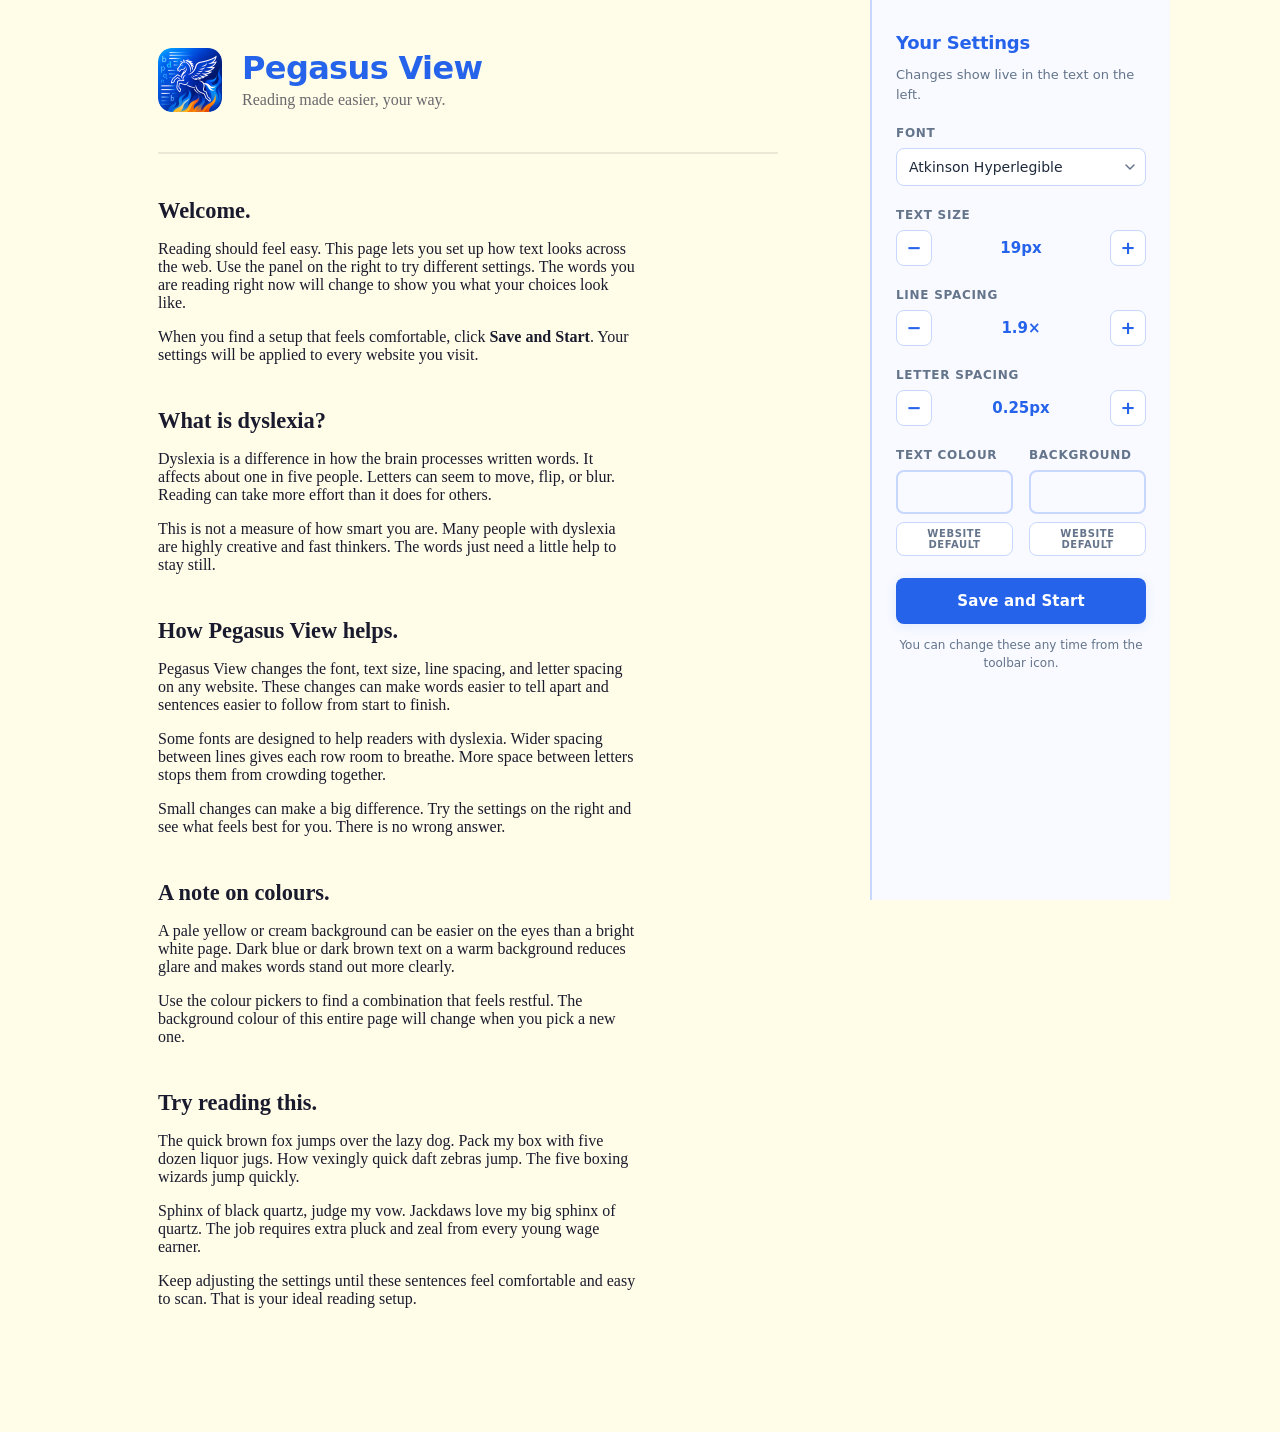
<file: onboarding.html>
<!DOCTYPE html>
<html lang="en">
<head>
  <meta charset="UTF-8">
  <meta name="viewport" content="width=device-width, initial-scale=1.0">
  <title>Welcome to Pegasus View</title>
  <link rel="stylesheet" href="onboarding.css">
  <!-- Preconnect hints tell the browser to open a connection to Google Fonts early
       so the fonts are ready faster when the page loads. -->
  <link rel="preconnect" href="https://fonts.googleapis.com">
  <!-- The dyslexia-friendly fonts from Google (Atkinson, Lexend, Comic Neue). -->
  <link href="https://fonts.googleapis.com/css2?family=Atkinson+Hyperlegible:ital,wght@0,400;0,700;1,400&family=Lexend:wght@300;400;500;600&family=Comic+Neue:wght@400;700&display=swap" rel="stylesheet">
  <!-- OpenDyslexic isn't on Google Fonts - loaded from a separate CDN. -->
  <style>@import url('https://fonts.cdnfonts.com/css/opendyslexic');</style>
</head>
<body>

<!-- Two-column grid: sample text fills the left, settings panel is fixed on the right. -->
<div class="layout">

  <!-- LEFT COLUMN: the readable sample text.
       onboarding.js changes the font/size/colour/spacing on this element live
       as the user adjusts the controls in the panel on the right. -->
  <main class="content" id="content">

    <div class="content-inner">

      <!-- Page logo and title -->
      <header class="page-header">
        <img src="icons/icon128.png" alt="Pegasus View" class="page-logo">
        <div>
          <h1 class="page-title">Pegasus View</h1>
          <p class="page-subtitle">Reading made easier, your way.</p>
        </div>
      </header>

      <!-- Each section is a chunk of readable text the user can see update in real time. -->

      <section class="section">
        <h2>Welcome.</h2>
        <p>
          Reading should feel easy. This page lets you set up how
          text looks across the web. Use the panel on the right to
          try different settings. The words you are reading right
          now will change to show you what your choices look like.
        </p>
        <p>
          When you find a setup that feels comfortable, click
          <strong>Save and Start</strong>. Your settings will
          be applied to every website you visit.
        </p>
      </section>

      <section class="section">
        <h2>What is dyslexia?</h2>
        <p>
          Dyslexia is a difference in how the brain processes
          written words. It affects about one in five people.
          Letters can seem to move, flip, or blur. Reading can
          take more effort than it does for others.
        </p>
        <p>
          This is not a measure of how smart you are. Many people
          with dyslexia are highly creative and fast thinkers.
          The words just need a little help to stay still.
        </p>
      </section>

      <section class="section">
        <h2>How Pegasus View helps.</h2>
        <p>
          Pegasus View changes the font, text size, line spacing,
          and letter spacing on any website. These changes can
          make words easier to tell apart and sentences easier
          to follow from start to finish.
        </p>
        <p>
          Some fonts are designed to help readers with dyslexia.
          Wider spacing between lines gives each row room to
          breathe. More space between letters stops them from
          crowding together.
        </p>
        <p>
          Small changes can make a big difference. Try the
          settings on the right and see what feels best for you.
          There is no wrong answer.
        </p>
      </section>

      <section class="section">
        <h2>A note on colours.</h2>
        <p>
          A pale yellow or cream background can be easier on the
          eyes than a bright white page. Dark blue or dark brown
          text on a warm background reduces glare and makes words
          stand out more clearly.
        </p>
        <p>
          Use the colour pickers to find a combination that feels
          restful. The background colour of this entire page will
          change when you pick a new one.
        </p>
      </section>

      <!-- A pangram section - sentences that use every letter of the alphabet,
           good for testing what a font looks like across all characters. -->
      <section class="section">
        <h2>Try reading this.</h2>
        <p>
          The quick brown fox jumps over the lazy dog. Pack my
          box with five dozen liquor jugs. How vexingly quick
          daft zebras jump. The five boxing wizards jump quickly.
        </p>
        <p>
          Sphinx of black quartz, judge my vow. Jackdaws love my
          big sphinx of quartz. The job requires extra pluck and
          zeal from every young wage earner.
        </p>
        <p>
          Keep adjusting the settings until these sentences feel
          comfortable and easy to scan. That is your ideal
          reading setup.
        </p>
      </section>

    </div>
  </main>

  <!-- RIGHT COLUMN: the settings panel.
       Sticks to the top of the screen as the user scrolls the left column.
       onboarding.js wires up all the controls in here. -->
  <aside class="panel">
    <div class="panel-inner">

      <h2 class="panel-title">Your Settings</h2>
      <p class="panel-hint">Changes show live in the text on the left.</p>

      <!-- Font family picker -->
      <div class="setting">
        <label class="setting-label" for="fontFamily">Font</label>
        <div class="select-wrap">
          <select id="fontFamily">
            <option value="Atkinson Hyperlegible">Atkinson Hyperlegible</option>
            <option value="OpenDyslexic">OpenDyslexic</option>
            <option value="Lexend">Lexend</option>
            <option value="Comic Neue">Comic Neue</option>
            <option value="Verdana">Verdana</option>
            <option value="Arial">Arial</option>
            <option value="inherit">Site Default</option>
          </select>
          <svg class="select-arrow" viewBox="0 0 10 6" fill="none"><path d="M1 1l4 4 4-4" stroke="currentColor" stroke-width="1.5" stroke-linecap="round" stroke-linejoin="round"/></svg>
        </div>
      </div>

      <!-- Font size stepper: − and + buttons with a live value readout in the middle. -->
      <div class="setting">
        <label class="setting-label">Text Size</label>
        <div class="stepper">
          <button class="step-btn" id="size-down">−</button>
          <span class="step-val" id="fontSize-display">19px</span>
          <button class="step-btn" id="size-up">+</button>
        </div>
      </div>

      <!-- Line spacing stepper. -->
      <div class="setting">
        <label class="setting-label">Line Spacing</label>
        <div class="stepper">
          <button class="step-btn" id="line-down">−</button>
          <span class="step-val" id="lineSpacing-display">1.9×</span>
          <button class="step-btn" id="line-up">+</button>
        </div>
      </div>

      <!-- Letter spacing stepper. -->
      <div class="setting">
        <label class="setting-label">Letter Spacing</label>
        <div class="stepper">
          <button class="step-btn" id="letter-down">−</button>
          <span class="step-val" id="letterSpacing-display">0.25px</span>
          <button class="step-btn" id="letter-up">+</button>
        </div>
      </div>

      <!-- Colour pickers: text colour and background colour side by side.
           The visible rectangle opens the native OS colour picker.
           "Website default" below each one toggles back to leaving that colour alone. -->
      <div class="setting setting-colors">
        <div class="color-setting">
          <label class="setting-label" for="fontColor">Text colour</label>
          <label class="color-btn" id="fontColor-btn" title="Pick text colour">
            <input type="color" id="fontColor" value="#1a1a2e">
          </label>
          <button class="dflt-btn" id="fontColor-default" title="Use website default text colour">Website default</button>
        </div>
        <div class="color-setting">
          <label class="setting-label" for="bgColor">Background</label>
          <label class="color-btn" id="bgColor-btn" title="Pick background colour">
            <input type="color" id="bgColor" value="#fffde7">
          </label>
          <button class="dflt-btn" id="bgColor-default" title="Use website default background">Website default</button>
        </div>
      </div>

      <!-- Saves everything to Chrome storage and closes the tab. -->
      <button class="save-btn" id="save">Save and Start</button>
      <p class="panel-note">You can change these any time from the toolbar icon.</p>

    </div>
  </aside>

</div>

<script src="onboarding.js"></script>
</body>
</html>
</file>
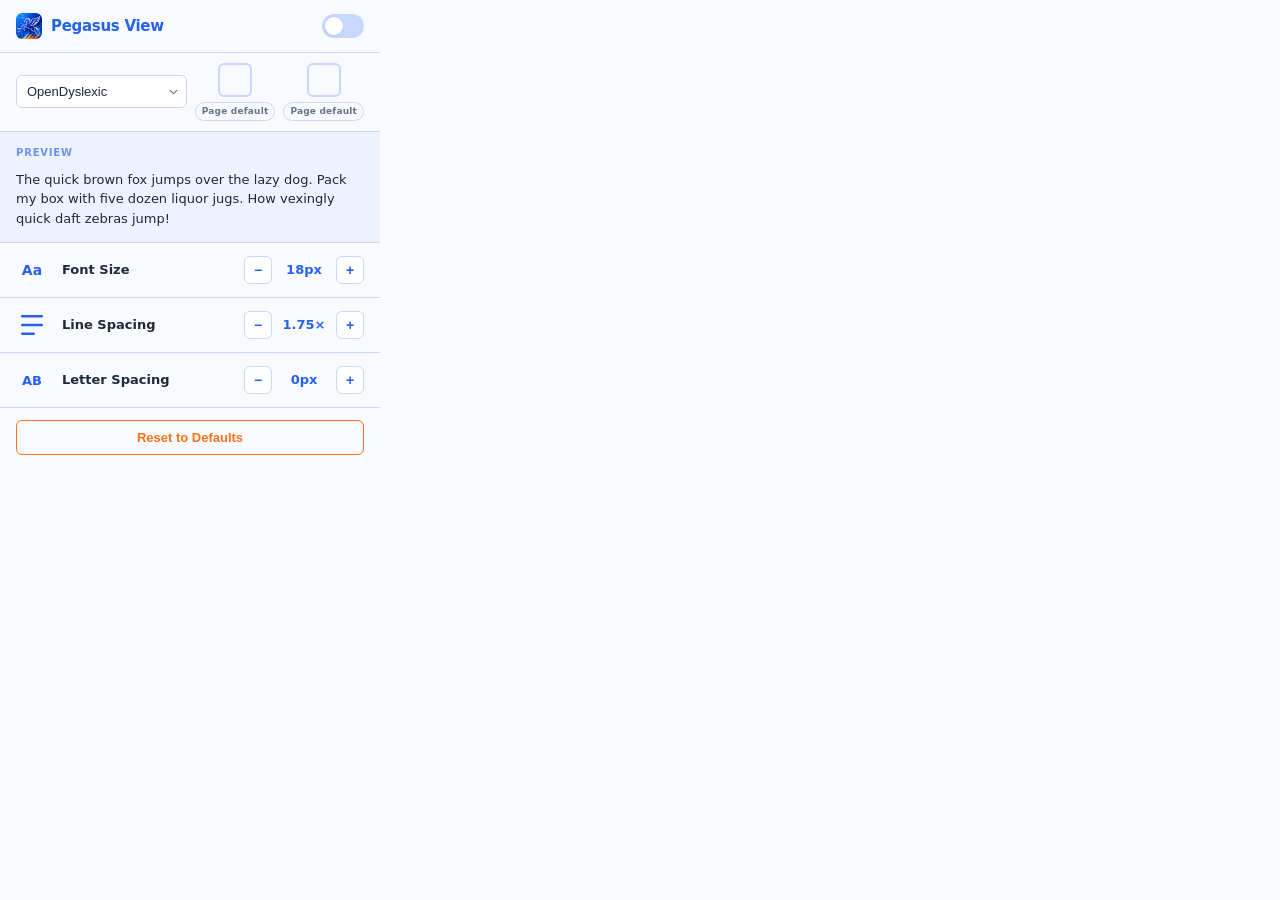
<file: popup.html>
<!DOCTYPE html>
<html lang="en">
<head>
  <meta charset="UTF-8">
  <meta name="viewport" content="width=device-width, initial-scale=1.0">
  <title>Pegasus View</title>
  <link rel="stylesheet" href="popup.css">
  <!-- Preconnect hints tell the browser to open a connection to Google Fonts early,
       so the fonts load faster when the popup opens. -->
  <link rel="preconnect" href="https://fonts.googleapis.com">
  <!-- Load the dyslexia-friendly fonts from Google (Atkinson, Lexend, Comic Neue). -->
  <link href="https://fonts.googleapis.com/css2?family=Atkinson+Hyperlegible:ital,wght@0,400;0,700;1,400&family=Lexend:wght@300;400;500;600&family=Comic+Neue:wght@400;700&display=swap" rel="stylesheet">
  <!-- OpenDyslexic isn't on Google Fonts, so we grab it from a separate CDN. -->
  <style>@import url('https://fonts.cdnfonts.com/css/opendyslexic');</style>
</head>
<body>
<div class="popup">

  <!-- HEADER: logo on the left, on/off toggle on the right -->
  <header class="header">
    <div class="brand">
      <img class="brand-icon" src="icons/icon48.png" alt="">
      <span class="brand-name">Pegasus View</span>
    </div>
    <!-- The toggle switch. The visible track/knob are CSS - the actual
         checkbox input is hidden underneath and handled by popup.js. -->
    <label class="switch" title="Enable / Disable">
      <input type="checkbox" id="enabled">
      <span class="switch-track"><span class="switch-knob"></span></span>
    </label>
  </header>

  <!-- CONTROLS ROW: font picker + text colour swatch + background colour swatch -->
  <div class="controls-row">

    <!-- Font family dropdown. The custom SVG arrow replaces the browser default one. -->
    <div class="select-wrap">
      <select id="fontFamily">
        <option value="OpenDyslexic">OpenDyslexic</option>
        <option value="Atkinson Hyperlegible">Atkinson Hyperlegible</option>
        <option value="Lexend">Lexend</option>
        <option value="Comic Neue">Comic Neue</option>
        <option value="Verdana">Verdana</option>
        <option value="Arial">Arial</option>
        <option value="inherit">Site Default</option>
      </select>
      <svg class="select-arrow" viewBox="0 0 10 6" fill="none"><path d="M1 1l4 4 4-4" stroke="currentColor" stroke-width="1.5" stroke-linecap="round" stroke-linejoin="round"/></svg>
    </div>

    <!-- Text colour: coloured square opens the native colour picker.
         "Page default" button below toggles back to leaving the colour alone. -->
    <div class="color-group">
      <label class="color-btn" id="fontColor-btn" title="Text color">
        <input type="color" id="fontColor" value="#1a1a1a">
      </label>
      <button class="dflt-btn" id="fontColor-default" title="Use page default text color">Page default</button>
    </div>

    <!-- Background colour: same pattern as text colour above. -->
    <div class="color-group">
      <label class="color-btn" id="bgColor-btn" title="Background color">
        <input type="color" id="bgColor" value="#fffde7">
      </label>
      <button class="dflt-btn" id="bgColor-default" title="Use page default background">Page default</button>
    </div>

  </div>

  <!-- PREVIEW: sample text that updates live as the user changes settings.
       popup.js writes directly to the styles of preview-text and preview-wrap. -->
  <div class="preview-wrap" id="preview-wrap">
    <span class="preview-label">Preview</span>
    <p class="preview-text" id="preview-text">The quick brown fox jumps over the lazy dog. Pack my box with five dozen liquor jugs. How vexingly quick daft zebras jump!</p>
  </div>

  <!-- NUMERIC CONTROLS: font size, line spacing, letter spacing.
       Each row has a − button, a live value readout, and a + button.
       The icons on the left give a visual hint for what each setting does. -->
  <div class="controls-section">

    <!-- Font size row. The "Aa" text grows/shrinks as you adjust. -->
    <div class="control-row">
      <div class="control-icon">
        <span id="icon-size" class="icon-size-text">Aa</span>
      </div>
      <span class="control-label">Font Size</span>
      <div class="stepper">
        <button class="step-btn" id="size-down" aria-label="Decrease font size">−</button>
        <span class="step-val" id="fontSize-display">18px</span>
        <button class="step-btn" id="size-up" aria-label="Increase font size">+</button>
      </div>
    </div>

    <!-- Line spacing row. The three-line SVG icon loosely represents lines of text. -->
    <div class="control-row">
      <div class="control-icon">
        <svg width="22" height="20" viewBox="0 0 22 20" fill="none" aria-hidden="true">
          <rect x="0" y="0"    width="22" height="2.5" rx="1.25" fill="currentColor"/>
          <rect x="0" y="8.75" width="22" height="2.5" rx="1.25" fill="currentColor"/>
          <rect x="0" y="17.5" width="14" height="2.5" rx="1.25" fill="currentColor"/>
        </svg>
      </div>
      <span class="control-label">Line Spacing</span>
      <div class="stepper">
        <button class="step-btn" id="line-down" aria-label="Decrease line spacing">−</button>
        <span class="step-val" id="lineSpacing-display">1.75×</span>
        <button class="step-btn" id="line-up" aria-label="Increase line spacing">+</button>
      </div>
    </div>

    <!-- Letter spacing row. The "AB" text spreads out as you increase the value. -->
    <div class="control-row">
      <div class="control-icon">
        <span id="icon-letter" class="icon-letter-text">AB</span>
      </div>
      <span class="control-label">Letter Spacing</span>
      <div class="stepper">
        <button class="step-btn" id="letter-down" aria-label="Decrease letter spacing">−</button>
        <span class="step-val" id="letterSpacing-display">0px</span>
        <button class="step-btn" id="letter-up" aria-label="Increase letter spacing">+</button>
      </div>
    </div>

  </div>

  <!-- FOOTER: reset button wipes everything back to defaults. -->
  <footer class="footer">
    <button id="reset" class="reset-btn">Reset to Defaults</button>
  </footer>

</div>
<script src="popup.js"></script>
</body>
</html>
</file>
<file: onboarding.css>
/* Pegasus View - Onboarding Styles */
/* Styles for the welcome/setup page that opens on first install.
   The page has two columns: readable sample text on the left,
   settings panel on the right. */

/* Reset: clears browser default spacing so everything behaves consistently. */
*, *::before, *::after {
  box-sizing: border-box;
  margin: 0;
  padding: 0;
}

/* Design tokens - all the shared colours and sizes in one place.
   Change a colour here and it updates everywhere that uses it. */
:root {
  --accent:       #2563eb;                   /* main blue for buttons and labels */
  --accent-hover: #1d4ed8;                   /* darker blue for hover states */
  --accent-dim:   rgba(37, 99, 235, 0.10);   /* very faint blue for focus rings */
  --panel-bg:     #f8faff;                   /* the settings panel background */
  --panel-border: #c7d7fe;                   /* light blue used for all borders */
  --ui-text:      #1e293b;                   /* dark navy - main UI text colour */
  --ui-muted:     #64748b;                   /* secondary/label text */
  --danger:       #f97316;                   /* orange for destructive actions */
  --radius-sm:    8px;
  --radius:       12px;
  --shadow:       0 2px 12px rgba(37,99,235,.10);
  --ui-font:      -apple-system, BlinkMacSystemFont, 'Segoe UI', system-ui, sans-serif;
}

/* The page starts with a warm cream background. The user can change this
   via the colour picker, which updates document.body.style directly. */
html {
  font-size: 16px;
  background: #fffde7;
}

body {
  min-height: 100vh;
  background: inherit; /* picks up whatever colour html has */
  color: #1a1a2e;
}

/* ---------------------------------------------------------------
   TWO-COLUMN LAYOUT
   Left column = the readable sample text (stretches to fill space).
   Right column = the settings panel (fixed 300px wide).
   --------------------------------------------------------------- */

.layout {
  display: grid;
  grid-template-columns: 1fr 300px;
  min-height: 100vh;
  max-width: 1060px;
  margin: 0 auto; /* centres the layout on very wide screens */
}

/* ---------------------------------------------------------------
   MAIN CONTENT - the sample text the user reads and adjusts
   The font, size, colour, and spacing here are all overridden live
   by onboarding.js as the user moves the controls.
   --------------------------------------------------------------- */

.content {
  padding: 0 48px 80px 48px;
  transition: background-color 0.3s, color 0.3s; /* smoothly changes with colour picker */
}

/* Keeps the text itself from getting too wide to read comfortably. */
.content-inner {
  max-width: 620px;
}

/* Logo + page title at the very top. */
.page-header {
  display: flex;
  align-items: center;
  gap: 20px;
  padding: 48px 0 40px;
  border-bottom: 2px solid rgba(0,0,0,0.08);
  margin-bottom: 44px;
}

.page-logo {
  width: 64px;
  height: 64px;
  border-radius: 14px;
  flex-shrink: 0;
}

/* The "Pegasus View" heading - uses the UI font because it's a brand name,
   not part of the readable content the user is adjusting. */
.page-title {
  font-size: 2em;
  font-weight: 800;
  letter-spacing: -0.02em;
  color: var(--accent);
  font-family: var(--ui-font);
  line-height: 1.1;
}

.page-subtitle {
  font-size: 1em;
  opacity: 0.65;
  margin-top: 4px;
}

/* Each block of sample text (Welcome, What is dyslexia?, etc.) */
.section {
  margin-bottom: 44px;
}

.section h2 {
  font-size: 1.4em;
  font-weight: 700;
  margin-bottom: 16px;
  color: inherit; /* inherits whatever the user has set for text colour */
}

.section p {
  margin-bottom: 16px;
  max-width: 60ch; /* roughly 60 characters wide - comfortable reading width */
}

.section p:last-child {
  margin-bottom: 0;
}

.section strong {
  font-weight: 700;
}

/* ---------------------------------------------------------------
   SETTINGS PANEL - the controls on the right
   Uses its own font (the UI font) rather than whatever the user
   has selected, so the controls stay readable no matter what.
   Sticks to the top of the viewport as you scroll down.
   --------------------------------------------------------------- */

.panel {
  background: var(--panel-bg);
  border-left: 2px solid var(--panel-border);
  position: sticky;           /* stays visible as the left column scrolls */
  top: 0;
  height: 100vh;
  overflow-y: auto;           /* scrolls internally if there's more than fits */
  font-family: var(--ui-font);
  scrollbar-width: thin;
  scrollbar-color: var(--panel-border) transparent;
}

.panel-inner {
  padding: 32px 24px 40px;
  display: flex;
  flex-direction: column;
  gap: 22px;
}

.panel-title {
  font-size: 18px;
  font-weight: 700;
  color: var(--accent);
  font-family: var(--ui-font);
  letter-spacing: -0.2px;
}

.panel-hint {
  font-size: 13px;
  color: var(--ui-muted);
  line-height: 1.5;
  margin-top: -10px; /* pulls it up closer to the title */
}

/* ---------------------------------------------------------------
   INDIVIDUAL SETTING ROWS
   Each setting (font, size, spacing, etc.) sits in its own block.
   --------------------------------------------------------------- */

.setting {
  display: flex;
  flex-direction: column;
  gap: 8px;
}

/* The small uppercase label above each control (e.g. "FONT", "TEXT SIZE"). */
.setting-label {
  font-size: 12px;
  font-weight: 700;
  text-transform: uppercase;
  letter-spacing: 0.06em;
  color: var(--ui-muted);
  font-family: var(--ui-font);
}

/* ---------------------------------------------------------------
   FONT FAMILY SELECT
   --------------------------------------------------------------- */

/* Wrapper gives us somewhere to position the custom arrow SVG. */
.select-wrap {
  position: relative;
}

.select-wrap select {
  width: 100%;
  padding: 10px 32px 10px 12px; /* right padding leaves room for the arrow */
  background: white;
  color: var(--ui-text);
  border: 1.5px solid var(--panel-border);
  border-radius: var(--radius-sm);
  font-size: 14px;
  font-weight: 500;
  font-family: var(--ui-font);
  appearance: none; /* hides the browser default arrow */
  cursor: pointer;
  transition: border-color 0.15s, box-shadow 0.15s;
}

.select-wrap select:focus {
  outline: none;
  border-color: var(--accent);
  box-shadow: 0 0 0 3px var(--accent-dim);
}

/* The little chevron icon overlaid on the right side of the select. */
.select-arrow {
  position: absolute;
  right: 11px;
  top: 50%;
  transform: translateY(-50%);
  width: 10px;
  height: 6px;
  pointer-events: none; /* clicks pass through to the select below */
  color: var(--ui-muted);
}

/* ---------------------------------------------------------------
   STEPPER CONTROLS - − value + buttons
   --------------------------------------------------------------- */

.stepper {
  display: flex;
  align-items: center;
  gap: 12px;
}

.step-btn {
  width: 36px;
  height: 36px;
  border-radius: var(--radius-sm);
  border: 1.5px solid var(--panel-border);
  background: white;
  color: var(--accent);
  cursor: pointer;
  font-size: 18px;
  font-weight: 700;
  font-family: var(--ui-font);
  display: flex;
  align-items: center;
  justify-content: center;
  line-height: 1;
  transition: background 0.12s, border-color 0.12s, box-shadow 0.12s;
  flex-shrink: 0;
}

/* Fills solid blue on hover. */
.step-btn:hover {
  background: var(--accent);
  border-color: var(--accent);
  color: white;
  box-shadow: var(--shadow);
}

/* Tiny squish when clicked. */
.step-btn:active { transform: scale(0.90); }

/* The number between the + and − buttons. Tabular nums stops the
   layout from shifting as the number changes width. */
.step-val {
  flex: 1;
  font-size: 15px;
  font-weight: 700;
  font-variant-numeric: tabular-nums;
  font-family: var(--ui-font);
  color: var(--accent);
  text-align: center;
}

/* ---------------------------------------------------------------
   COLOUR PICKERS
   --------------------------------------------------------------- */

/* The text colour and background colour sit side by side. */
.setting-colors {
  flex-direction: row;
  gap: 16px;
}

/* Each colour picker (text / background) takes up equal space. */
.color-setting {
  flex: 1;
  display: flex;
  flex-direction: column;
  gap: 8px;
}

/* The visible coloured rectangle that the user clicks to open the picker. */
.color-btn {
  position: relative;
  height: 44px;
  border-radius: var(--radius-sm);
  border: 2px solid var(--panel-border);
  cursor: pointer;
  display: block;
  transition: border-color 0.15s, box-shadow 0.15s;
  overflow: hidden;
}

.color-btn:hover {
  border-color: var(--accent);
  box-shadow: 0 0 0 3px var(--accent-dim);
}

/* The actual input is invisible - the coloured button is what you see.
   It sits underneath and handles all the click events. */
.color-btn input[type="color"] {
  position: absolute;
  opacity: 0;
  inset: 0;
  width: 100%;
  height: 100%;
  cursor: pointer;
  border: none;
  padding: 0;
}

/* ---------------------------------------------------------------
   "WEBSITE DEFAULT" BUTTONS
   These toggle between the user's chosen colour and "don't override."
   --------------------------------------------------------------- */

.dflt-btn {
  width: 100%;
  padding: 5px 8px;
  background: white;
  color: var(--ui-muted);
  border: 1.5px solid var(--panel-border);
  border-radius: var(--radius-sm);
  font-size: 10px;
  font-weight: 700;
  font-family: var(--ui-font);
  text-transform: uppercase;
  letter-spacing: 0.06em;
  cursor: pointer;
  transition: background 0.12s, border-color 0.12s, color 0.12s;
}

.dflt-btn:hover {
  border-color: var(--accent);
  color: var(--accent);
}

/* When "website default" is active, the button highlights solid blue. */
.dflt-btn.active {
  background: var(--accent);
  border-color: var(--accent);
  color: white;
}

/* When the colour is on "website default", show a checkerboard pattern
   to represent "transparent / no colour." */
.color-btn.is-default {
  background: repeating-conic-gradient(#ccc 0% 25%, #fff 0% 50%) 0 0/8px 8px !important;
}

/* ---------------------------------------------------------------
   SAVE BUTTON
   --------------------------------------------------------------- */

.save-btn {
  width: 100%;
  padding: 14px;
  background: var(--accent);
  color: white;
  border: none;
  border-radius: var(--radius-sm);
  font-size: 15px;
  font-weight: 700;
  font-family: var(--ui-font);
  cursor: pointer;
  transition: background 0.15s, box-shadow 0.15s;
  box-shadow: var(--shadow);
  letter-spacing: 0.01em;
}

.save-btn:hover {
  background: var(--accent-hover);
  box-shadow: 0 4px 16px rgba(37,99,235,.28);
}

.save-btn:active { transform: scale(0.98); }

/* Small note below the save button. */
.panel-note {
  font-size: 12px;
  color: var(--ui-muted);
  text-align: center;
  line-height: 1.5;
  margin-top: -10px;
}

/* ---------------------------------------------------------------
   RESPONSIVE - narrow screens
   On screens under 700px wide (phones/tablets), switch to a single
   column: content on top, settings panel below.
   --------------------------------------------------------------- */

@media (max-width: 700px) {
  .layout {
    grid-template-columns: 1fr;
    grid-template-rows: auto auto;
  }
  .content { padding: 24px 24px 40px; }
  .panel {
    position: static;   /* no longer sticks - just flows normally */
    height: auto;
    border-left: none;
    border-top: 2px solid var(--panel-border);
  }
}
</file>
<file: popup.css>
/* Pegasus View - Popup Styles */
/* Styles for the small window that appears when you click the extension icon. */

/* Reset: browsers have their own opinions about spacing and box sizing.
   This clears those out so everything behaves the same across Chrome versions. */
*, *::before, *::after {
  box-sizing: border-box;
  margin: 0;
  padding: 0;
}

/* Design tokens - all the colours and sizes we use throughout the popup,
   defined in one place so changing a colour means changing it once, not twenty times. */
:root {
  --accent:       #2563eb;                   /* the main blue used for buttons, labels, etc. */
  --accent-hover: #1d4ed8;                   /* slightly darker blue for hover states */
  --accent-dim:   rgba(37, 99, 235, 0.10);   /* very faint blue used for focus rings */
  --bg:           #f8faff;                   /* page background - barely-there blue-white */
  --surface:      #eef2ff;                   /* slightly darker surface, used in the preview area */
  --border:       #c7d7fe;                   /* the light blue used for all borders */
  --text:         #1e293b;                   /* main text colour - dark navy, not pure black */
  --text-muted:   #64748b;                   /* secondary text, labels, hints */
  --danger:       #f97316;                   /* orange used for the reset button */
  --danger-hover: #ea6c0a;
  --radius-sm:    6px;                       /* small corner rounding */
  --radius:       10px;                      /* larger corner rounding */
  --shadow-sm:    0 1px 3px rgba(37,99,235,.12);
}

/* The popup is fixed at 380px wide - Chrome enforces this kind of constraint
   for extension popups anyway, but being explicit avoids surprises. */
html, body {
  width: 380px;
  background: var(--bg);
  color: var(--text);
  font-family: -apple-system, BlinkMacSystemFont, 'Segoe UI', system-ui, sans-serif;
  font-size: 13px;
  line-height: 1.5;
  -webkit-font-smoothing: antialiased; /* makes text look crisper on Mac */
}

/* The popup root - just stacks its children top to bottom. */
.popup {
  display: flex;
  flex-direction: column;
}

/* ---------------------------------------------------------------
   HEADER - logo + on/off toggle
   --------------------------------------------------------------- */

.header {
  display: flex;
  align-items: center;
  justify-content: space-between;
  padding: 13px 16px;
  border-bottom: 1.5px solid var(--border);
  background: var(--bg);
}

/* The logo and name sit side by side. */
.brand {
  display: flex;
  align-items: center;
  gap: 9px;
}

.brand-icon {
  width: 26px;
  height: 26px;
  border-radius: 6px;
  flex-shrink: 0; /* don't let it shrink if space gets tight */
}

.brand-name {
  font-weight: 700;
  font-size: 15px;
  letter-spacing: -0.3px;
  color: var(--accent);
}

/* ---------------------------------------------------------------
   CONTROLS ROW - font picker + colour swatches
   --------------------------------------------------------------- */

.controls-row {
  display: flex;
  align-items: center;
  gap: 8px;
  padding: 10px 16px;
  border-bottom: 1.5px solid var(--border);
  background: var(--bg);
}

/* The font dropdown stretches to fill whatever space is left after the colour swatches. */
.select-wrap {
  flex: 1;
  position: relative; /* needed so the custom arrow SVG can be positioned inside it */
}

.select-wrap select {
  width: 100%;
  padding: 8px 28px 8px 10px; /* extra right padding so text doesn't overlap the arrow */
  background: white;
  color: var(--text);
  border: 1.5px solid var(--border);
  border-radius: var(--radius-sm);
  font-size: 13px;
  font-weight: 500;
  appearance: none; /* hides the browser's default dropdown arrow so we can use our own */
  cursor: pointer;
  transition: border-color 0.15s, box-shadow 0.15s;
}

.select-wrap select:focus {
  outline: none;
  border-color: var(--accent);
  box-shadow: 0 0 0 3px var(--accent-dim); /* soft glow ring instead of the ugly default outline */
}

/* Our custom dropdown arrow - an SVG chevron positioned over the right edge of the select. */
.select-arrow {
  position: absolute;
  right: 9px;
  top: 50%;
  transform: translateY(-50%);
  width: 9px;
  height: 5px;
  pointer-events: none; /* clicks pass through to the select underneath */
  color: var(--text-muted);
}

/* Each colour picker (text colour, background colour) sits in its own column group. */
.color-group {
  display: flex;
  flex-direction: column;
  align-items: center;
  gap: 5px;
  flex-shrink: 0;
}

/* The coloured square button that wraps the hidden colour input. */
.color-btn {
  position: relative;
  width: 34px;
  height: 34px;
  border-radius: var(--radius-sm);
  border: 2px solid var(--border);
  cursor: pointer;
  flex-shrink: 0;
  display: block;
  transition: border-color 0.15s, box-shadow 0.15s, opacity 0.15s;
  overflow: hidden;
}

.color-btn:hover {
  border-color: var(--accent);
  box-shadow: 0 0 0 3px var(--accent-dim);
}

/* The actual colour picker input is invisible - the coloured button above is what you see.
   The input sits underneath and handles the click. */
.color-btn input[type="color"] {
  position: absolute;
  opacity: 0;
  inset: 0;       /* stretches to fill the button */
  width: 100%;
  height: 100%;
  cursor: pointer;
  border: none;
  padding: 0;
}

/* When the colour is set to "page default", the swatch fades out and becomes unclickable. */
.color-btn.is-default {
  opacity: 0.35;
  pointer-events: none;
}

/* The small "Page default" pill button under each colour swatch. */
.dflt-btn {
  font-size: 9px;
  font-weight: 700;
  letter-spacing: 0.02em;
  padding: 2px 6px;
  border: 1.5px solid var(--border);
  border-radius: 20px;
  background: transparent;
  color: var(--text-muted);
  cursor: pointer;
  white-space: nowrap;
  font-family: inherit;
  transition: background 0.12s, border-color 0.12s, color 0.12s;
  line-height: 1.4;
}

.dflt-btn:hover {
  background: var(--accent-dim);
  border-color: var(--accent);
  color: var(--accent);
}

/* When "page default" is the active mode, the button stays highlighted. */
.dflt-btn.active {
  background: var(--accent-dim);
  border-color: var(--accent);
  color: var(--accent);
}

/* ---------------------------------------------------------------
   PREVIEW - live sample text
   --------------------------------------------------------------- */

.preview-wrap {
  padding: 13px 16px 14px;
  background: var(--surface);
  border-bottom: 1.5px solid var(--border);
  transition: background-color 0.2s; /* smoothly changes when the user picks a bg colour */
}

.preview-label {
  display: block;
  font-size: 10px;
  font-weight: 700;
  letter-spacing: 0.08em;
  text-transform: uppercase;
  color: var(--accent);
  opacity: 0.65;
  margin-bottom: 10px;
  font-family: -apple-system, BlinkMacSystemFont, 'Segoe UI', system-ui, sans-serif;
}

/* Smooth transitions so changes to font/size/colour animate instead of jumping. */
.preview-text {
  transition: font-family 0.15s, font-size 0.1s, color 0.15s,
              line-height 0.15s, letter-spacing 0.1s;
}

/* ---------------------------------------------------------------
   CONTROLS SECTION - font size, line spacing, letter spacing rows
   --------------------------------------------------------------- */

.controls-section {
  background: var(--bg);
  border-bottom: 1.5px solid var(--border);
}

.control-row {
  display: flex;
  align-items: center;
  gap: 14px;
  padding: 13px 16px;
  border-bottom: 1px solid var(--border);
}

/* Last row doesn't need a bottom border - the section border handles it. */
.control-row:last-child {
  border-bottom: none;
}

/* The icon on the left of each row - visual hint for what the control does. */
.control-icon {
  width: 32px;
  flex-shrink: 0;
  color: var(--accent);
  display: flex;
  align-items: center;
  justify-content: center;
}

/* "Aa" text that physically grows/shrinks as the user adjusts font size. */
.icon-size-text {
  font-weight: 800;
  font-size: 14px;
  color: var(--accent);
  transition: font-size 0.15s;
  white-space: nowrap;
  line-height: 1;
}

/* "AB" text whose letter spacing mirrors the letter spacing slider. */
.icon-letter-text {
  font-weight: 700;
  font-size: 13px;
  color: var(--accent);
  letter-spacing: 0px;
  transition: letter-spacing 0.1s;
  white-space: nowrap;
  line-height: 1;
}

/* The setting name label - sits between the icon and the stepper buttons. */
.control-label {
  flex: 1;
  font-size: 13px;
  font-weight: 600;
  color: var(--text);
}

/* Container for the −, value, + buttons that all sit in a line. */
.stepper {
  display: flex;
  align-items: center;
  gap: 10px;
  flex-shrink: 0;
}

/* ---------------------------------------------------------------
   STEP BUTTONS + VALUE DISPLAY
   --------------------------------------------------------------- */

.step-btn {
  width: 28px;
  height: 28px;
  border-radius: var(--radius-sm);
  border: 1.5px solid var(--border);
  background: white;
  color: var(--accent);
  cursor: pointer;
  font-size: 14px;
  font-weight: 700;
  display: flex;
  align-items: center;
  justify-content: center;
  line-height: 1;
  transition: background 0.12s, border-color 0.12s, box-shadow 0.12s;
  flex-shrink: 0;
}

/* Fills solid blue on hover so it's clear the button is clickable. */
.step-btn:hover {
  background: var(--accent);
  border-color: var(--accent);
  color: white;
  box-shadow: var(--shadow-sm);
}

/* Tiny squish animation when you actually click it. */
.step-btn:active {
  transform: scale(0.88);
}

/* The number shown between the + and − buttons. Tabular nums keeps
   the width consistent so the number doesn't jump around as it changes. */
.step-val {
  font-size: 13px;
  font-weight: 700;
  font-variant-numeric: tabular-nums;
  color: var(--accent);
  min-width: 44px;
  text-align: center;
}

/* ---------------------------------------------------------------
   TOGGLE SWITCH - the on/off control at the top right
   --------------------------------------------------------------- */

/* The label wraps the hidden checkbox so clicking anywhere on the
   toggle (track or knob) toggles the checkbox. */
.switch {
  display: inline-flex;
  cursor: pointer;
  flex-shrink: 0;
}

/* The checkbox itself is invisible - the track and knob are the visual. */
.switch input { position: absolute; opacity: 0; width: 0; height: 0; }

/* The pill-shaped background of the toggle. */
.switch-track {
  position: relative;
  display: block;
  width: 42px;
  height: 24px;
  background: var(--border); /* grey when off */
  border-radius: 12px;
  transition: background 0.2s;
}

/* The white circle that slides left/right. */
.switch-knob {
  position: absolute;
  top: 3px;
  left: 3px;
  width: 18px;
  height: 18px;
  background: white;
  border-radius: 50%;
  box-shadow: var(--shadow-sm);
  transition: transform 0.2s;
}

/* When the checkbox is checked: track turns blue and knob slides right. */
.switch input:checked ~ .switch-track              { background: var(--accent); }
.switch input:checked ~ .switch-track .switch-knob { transform: translateX(18px); }

/* Keyboard focus ring - shows when navigating with Tab. */
.switch input:focus-visible ~ .switch-track {
  outline: 2px solid var(--accent);
  outline-offset: 2px;
}

/* ---------------------------------------------------------------
   FOOTER - reset button
   --------------------------------------------------------------- */

.footer {
  padding: 12px 16px 14px;
  background: var(--bg);
}

/* The reset button is outlined in orange rather than filled, so it
   doesn't look as scary - but it fills on hover to signal it's destructive. */
.reset-btn {
  width: 100%;
  padding: 9px;
  background: transparent;
  color: var(--danger);
  border: 1.5px solid var(--danger);
  border-radius: var(--radius-sm);
  font-size: 13px;
  font-weight: 600;
  cursor: pointer;
  transition: background 0.15s, color 0.15s;
}

.reset-btn:hover {
  background: var(--danger);
  color: white;
}
</file>
